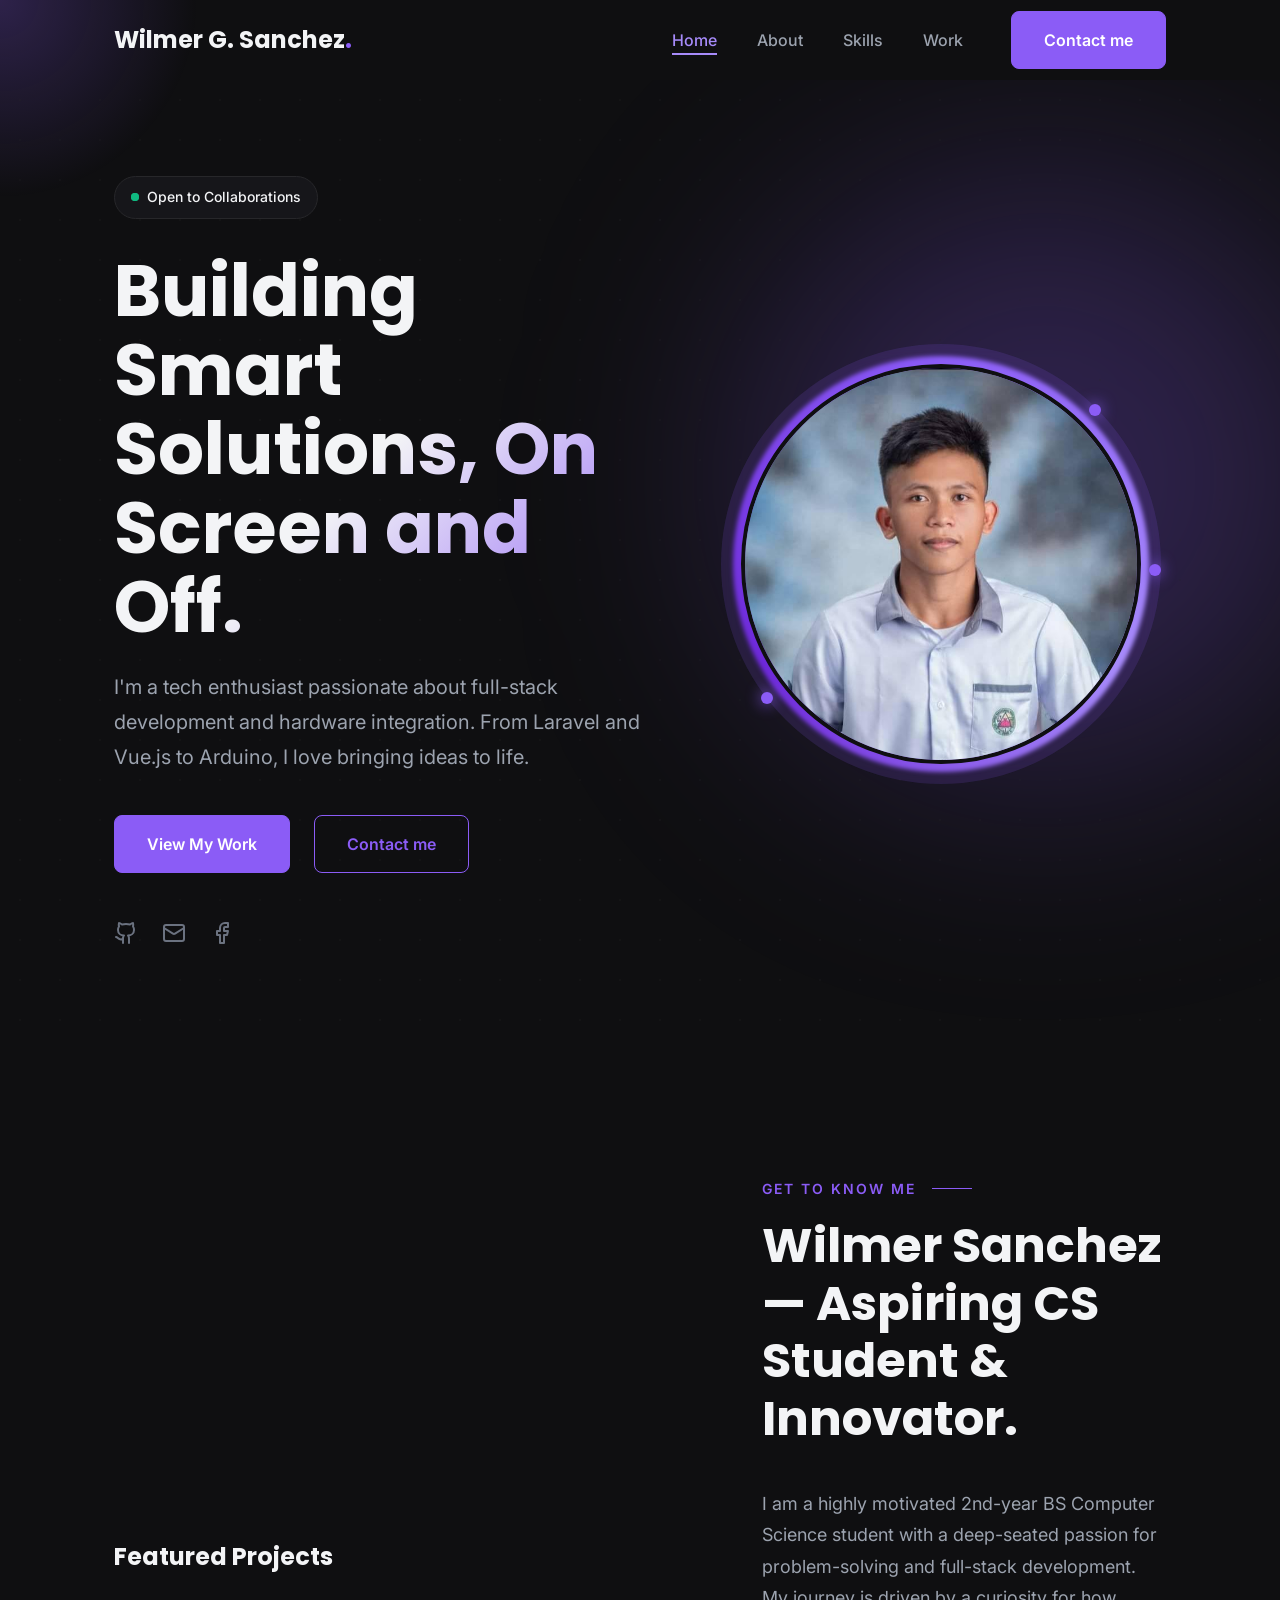
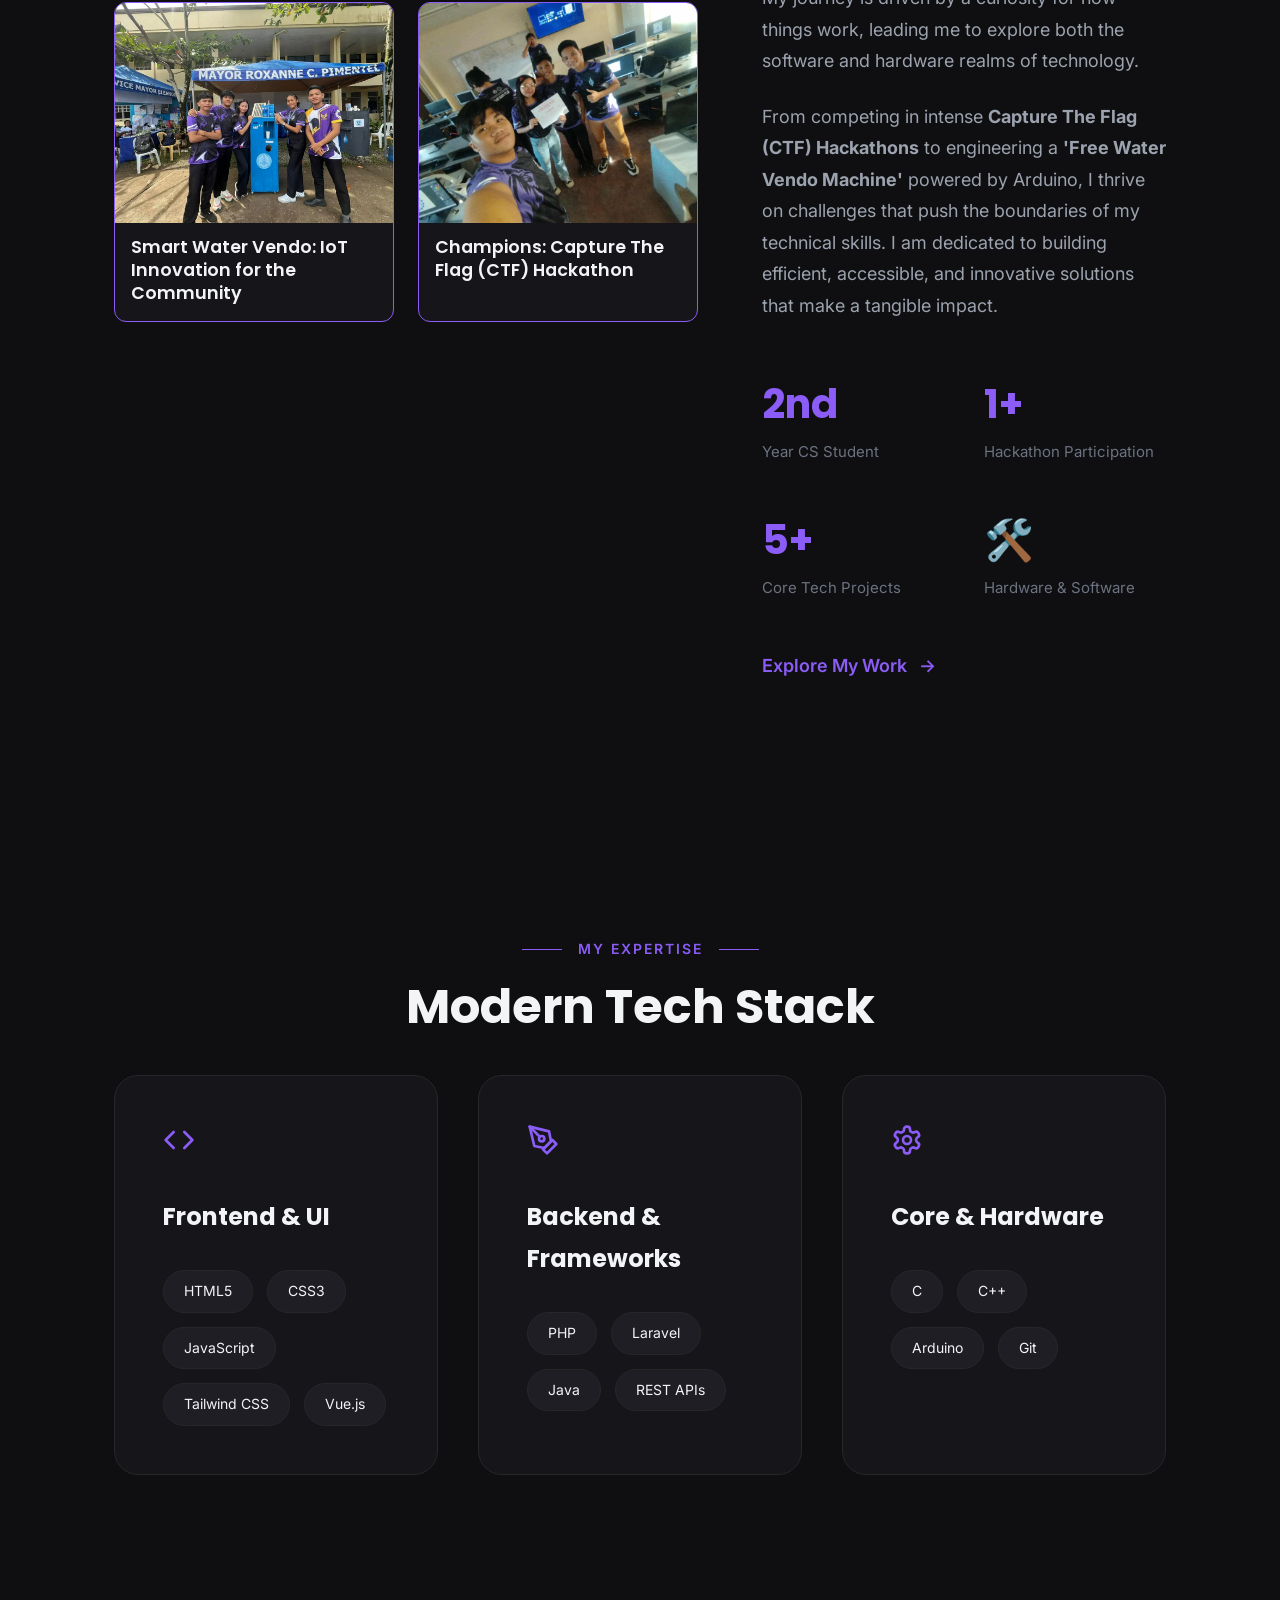
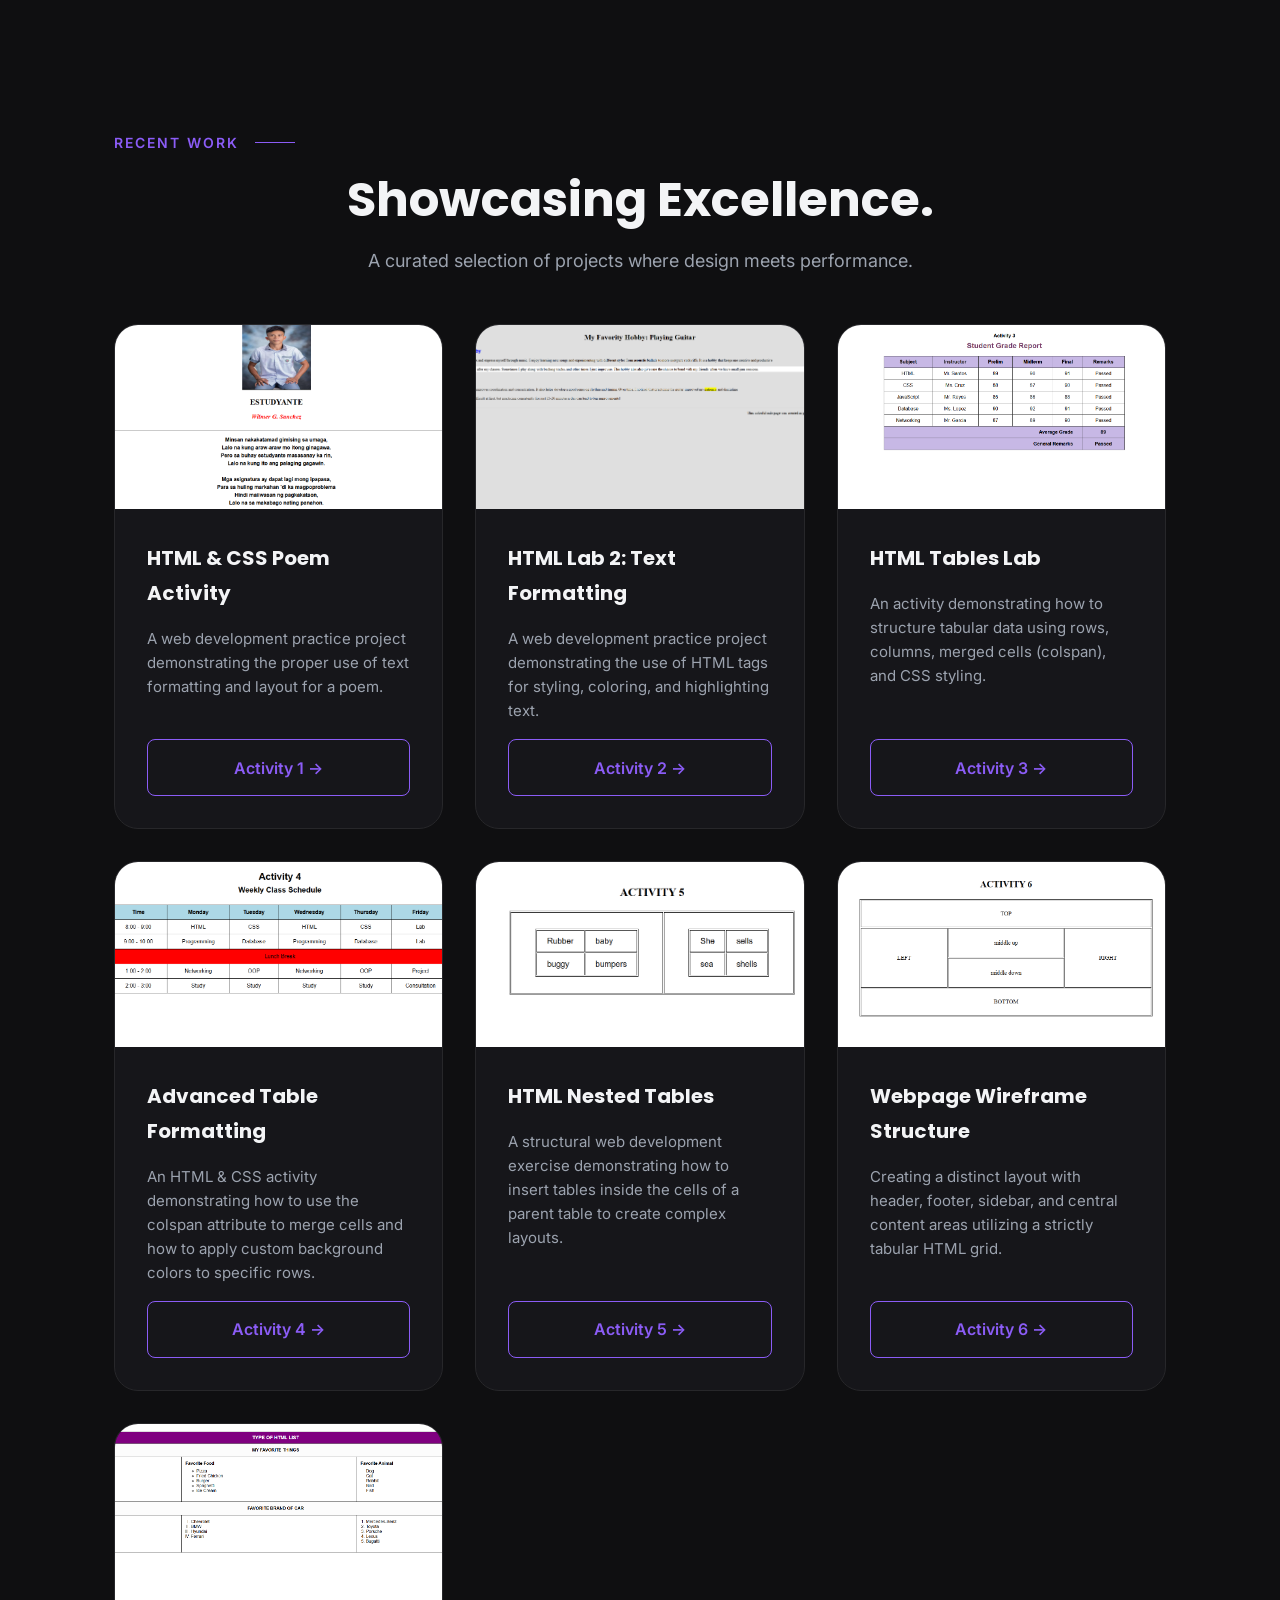
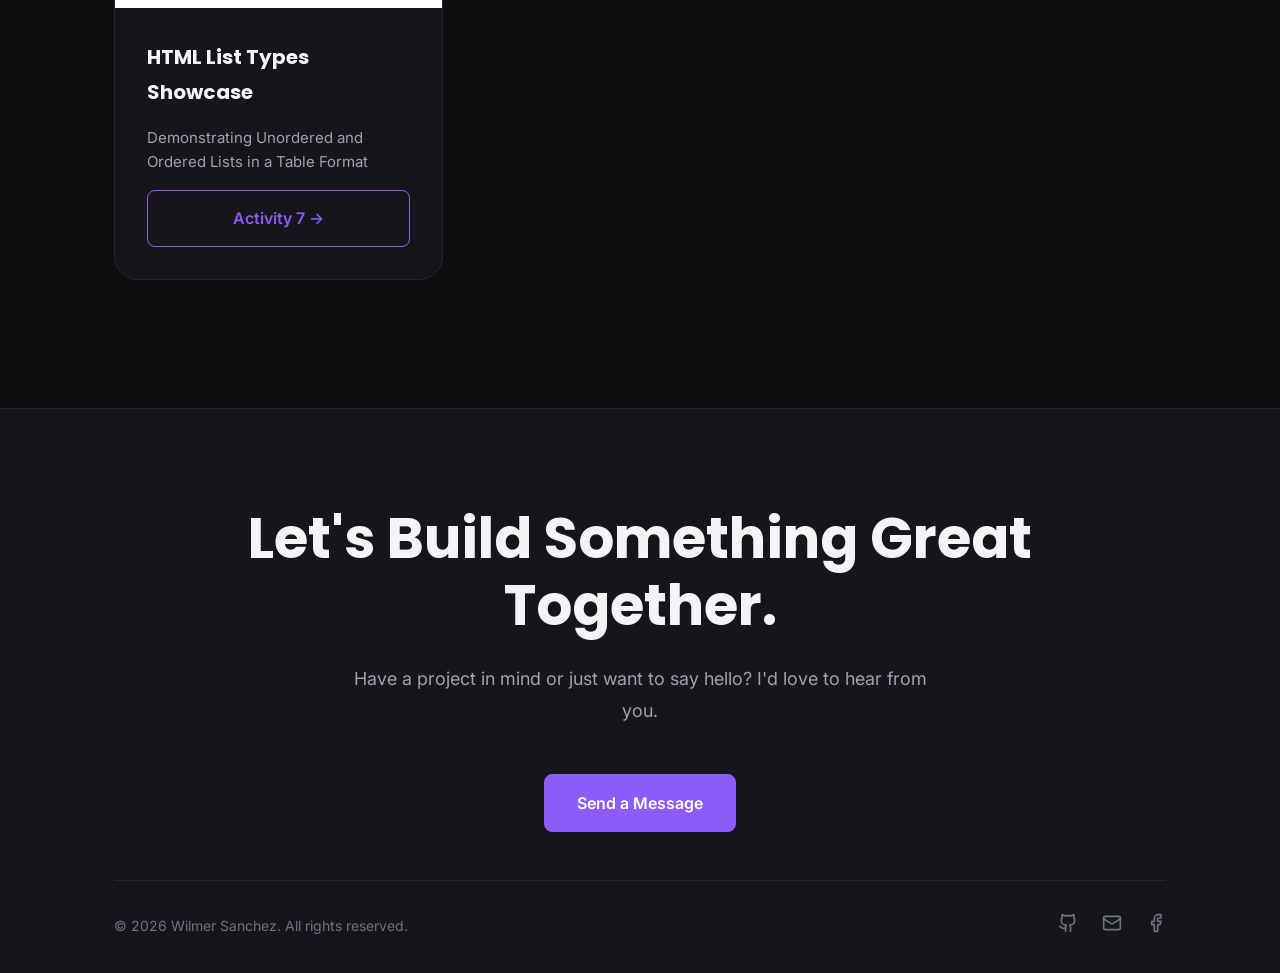
<file: index.html>
<!DOCTYPE html>
<html lang="en">
<head>
    <meta charset="UTF-8">
    <meta name="viewport" content="width=device-width, initial-scale=1.0">
    <meta name="description" content="Personal Portfolio of Wilmer Sanchez - Frontend Developer & UI Designer. Crafting digital experiences that inspire.">
    <meta name="author" content="Wilmer Sanchez">
    <meta property="og:title" content="W. Sanchez | Portfolio">
    <title>W. Sanchez | Portfolio</title>

    <!-- Google Fonts -->
    <link rel="preconnect" href="https://fonts.googleapis.com">
    <link rel="preconnect" href="https://fonts.gstatic.com" crossorigin>
    <link href="https://fonts.googleapis.com/css2?family=Inter:wght@400;500;600&family=Poppins:wght@600;700&display=swap" rel="stylesheet">

    <!-- CSS -->
    <link rel="stylesheet" href="style.css">
</head>
<body>
    <!-- === CURSOR GLOW === -->
    <div class="cursor-glow" id="cursor-glow"></div>

    <!-- === HEADER / NAVIGATION === -->
    <header class="header" id="header">
        <nav class="nav container">
            <a href="#home" class="nav__logo">Wilmer G. Sanchez<span>.</span></a>
            
            <!-- Desktop Menu -->
            <div class="nav__menu" id="nav-menu">
                <ul class="nav__list">
                    <li class="nav__item"><a href="#home" class="nav__link">Home</a></li>
                    <li class="nav__item"><a href="#about" class="nav__link">About</a></li>
                    <li class="nav__item"><a href="#skills" class="nav__link">Skills</a></li>
                    <li class="nav__item"><a href="#work" class="nav__link">Work</a></li>
                </ul>
                <a href="mailto:wgsanchez@nemsu.edu.ph" class="btn--primary nav__cta">Contact me</a>
            </div>

            <!-- Hamburger Button -->
            <button class="hamburger" id="nav-toggle" aria-label="Toggle Menu">
                <span class="hamburger__bar"></span>
                <span class="hamburger__bar"></span>
                <span class="hamburger__bar"></span>
            </button>
        </nav>
    </header>

    <!-- Mobile Menu Overlay -->
    <div class="mobile-menu" id="mobile-menu">
        <ul class="mobile-menu__list">
            <li><a href="#home" class="mobile-menu__link">Home</a></li>
            <li><a href="#about" class="mobile-menu__link">About</a></li>
            <li><a href="#skills" class="mobile-menu__link">Skills</a></li>
            <li><a href="#work" class="mobile-menu__link">Work</a></li>
            <li><a href="mailto:wgsanchez@nemsu.edu.ph" class="btn--primary mobile-menu__cta">Contact me</a></li>
        </ul>
    </div>

    <main>
        <!-- === HOME / HERO SECTION === -->
        <section class="hero section" id="home">
            <div class="hero__bg">
                <div class="hero__orb"></div>
                <div class="hero__dots"></div>
            </div>
            
            <div class="container">
                <!-- Two-Column Layout for Desktop -->
                <div class="hero__grid">
                    <!-- Left Column: Content -->
                    <div class="hero__content">
                        <div class="hero__badge" data-reveal data-delay="0">
                            <span class="hero__badge-dot"></span>
                            Open to Collaborations
                        </div>
                        
                        <h1 class="hero__title" data-reveal data-delay="150">
                            Building Smart Solutions, On Screen and Off. <br>
                        </h1>
                        
                        <p class="hero__subtitle" data-reveal data-delay="300">
                            I'm a tech enthusiast passionate about full-stack development and hardware integration.
                             From Laravel and Vue.js to Arduino, I love bringing ideas to life.
                        </p>
                        
                        <div class="hero__btns" data-reveal data-delay="450">
                            <a href="#work" class="btn--primary">View My Work</a>
                            <a href="mailto:wgsanchez@nemsu.edu.ph" class="btn--outline">Contact me</a>
                        </div>
                        
                        <div class="hero__socials" data-reveal data-delay="600">
                            <!-- GitHub Icon -->
                            <!-- REPLACE: Change 'YOUR_GITHUB_USERNAME' with your actual GitHub username -->
                            <a href="https://github.com/zaza290" target="_blank" rel="noopener noreferrer" class="hero__social-link" aria-label="GitHub">
                                <svg xmlns="http://www.w3.org/2000/svg" width="24" height="24" viewBox="0 0 24 24" fill="none" stroke="currentColor" stroke-width="2" stroke-linecap="round" stroke-linejoin="round"><path d="M15 22v-4a4.8 4.8 0 0 0-1-3.5c3 0 6-2 6-5.5.08-1.25-.27-2.48-1-3.5.28-1.15.28-2.35 0-3.5 0 0-1 0-3 1.5-2.64-.5-5.36-.5-8 0C6 2 5 2 5 2c-.3 1.15-.3 2.35 0 3.5A5.403 5.403 0 0 0 4 9c0 3.5 3 5.5 6 5.5-.39.49-.68 1.05-.85 1.65-.17.6-.22 1.23-.15 1.85v4"></path><path d="M9 18c-4.51 2-5-2-7-2"></path></svg>
                            </a>
                            <!-- Gmail Icon -->
                            <a href="mailto:wgsanchez@nemsu.edu.ph" class="hero__social-link" aria-label="Email">
                                <svg xmlns="http://www.w3.org/2000/svg" width="24" height="24" viewBox="0 0 24 24" fill="none" stroke="currentColor" stroke-width="2" stroke-linecap="round" stroke-linejoin="round"><rect width="20" height="16" x="2" y="4" rx="2"></rect><path d="m22 7-8.97 5.7a1.94 1.94 0 0 1-2.06 0L2 7"></path></svg>
                            </a>
                            <!-- Facebook Messenger Icon -->
                            <!-- REPLACE: Change 'wilmer.sanchez.05' with your actual FB username or ID -->
                            <a href="https://m.me/zanchiz.200326" target="_blank" rel="noopener noreferrer" class="hero__social-link" aria-label="Facebook">
                                <svg xmlns="http://www.w3.org/2000/svg" width="24" height="24" viewBox="0 0 24 24" fill="none" stroke="currentColor" stroke-width="2" stroke-linecap="round" stroke-linejoin="round"><path d="M18 2h-3a5 5 0 0 0-5 5v3H7v4h3v8h4v-8h3l1-4h-4V7a1 1 0 0 1 1-1h3z"></path></svg>
                            </a>
                        </div>
                    </div>

                    <!-- Right Column: Profile Picture -->
                    <div class="hero__image-wrapper" data-reveal data-delay="300">
                        <div class="hero__image-container">
                            <!-- Animated Glow Background -->
                            <div class="hero__image-glow"></div>
                            
                            <!-- Decorative Orbiting Dots -->
                            <div class="hero__image-dot hero__image-dot--1"></div>
                            <div class="hero__image-dot hero__image-dot--2"></div>
                            <div class="hero__image-dot hero__image-dot--3"></div>

                            <div class="hero__image-inner">
                                <!-- ============================================================ -->
                                <!-- REPLACE THIS IMAGE: Add your own profile picture here.       -->
                                <!-- Recommended: Square aspect ratio, 400x400px.                 -->
                                <!-- ============================================================ -->
                                <img src="image/profile.jpg" alt="Wilmer Sanchez" class="hero__img">
                            </div>
                        </div>
                    </div>
                </div>
            </div>
        </section>

        <!-- === ABOUT SECTION === -->
        <section class="about section" id="about">
            <div class="container about__container">
                <div class="about__img-wrapper" data-reveal data-reveal-direction="left">
                    <div class="featured-projects">
                        <h2 class="featured-projects__title">Featured Projects</h2>
                        <div class="featured-projects__grid">
                            <!-- Card 1: Water Vendo -->
                            <article class="project-card-mini">
                                <div class="card-image-wrapper">
                                    <img src="image/ven.jfif" alt="Arduino Water Vendo Machine" class="project-card-mini__img">
                                    <p class="project-card-mini__desc">Developed an efficient and sustainable 'Free Water Vendo Machine' using Arduino technology for automated control. Led the hardware-software integration, showcasing practical engineering for real-world impact. Recognized and endorsed by Mayor Roxanne Pimentel's office.</p>
                                </div>
                                <div class="project-card-mini__content">
                                    <h3 class="project-card-mini__title">Smart Water Vendo: IoT Innovation for the Community</h3>
                                </div>
                            </article>

                            <!-- Card 2: CTF Hackathon -->
                            <article class="project-card-mini">
                                <div class="card-image-wrapper">
                                    <img src="image/hac.jfif" alt="CTF Hackathon Champions" class="project-card-mini__img">
                                    <p class="project-card-mini__desc">Proud to be part of the winning team in an intense Capture The Flag competition. We navigated complex cybersecurity challenges across web, network, and reverse engineering categories, demonstrating deep problem-solving skills and teamwork under pressure.</p>
                                </div>
                                <div class="project-card-mini__content">
                                    <h3 class="project-card-mini__title">Champions: Capture The Flag (CTF) Hackathon</h3>
                                </div>
                            </article>
                        </div>
                    </div>
                </div>
                
                <div class="about__content" data-reveal data-reveal-direction="right">
                    <div class="section-label">Get To Know Me</div>
                    <h2 class="section-title">Wilmer Sanchez — Aspiring CS Student & Innovator.</h2>
                    <div class="about__text">
                        <p>
                            I am a highly motivated 2nd-year BS Computer Science student with a deep-seated passion for problem-solving and full-stack development. My journey is driven by a curiosity for how things work, leading me to explore both the software and hardware realms of technology.
                        </p>
                        <p>
                            From competing in intense <strong>Capture The Flag (CTF) Hackathons</strong> to engineering a <strong>'Free Water Vendo Machine'</strong> powered by Arduino, I thrive on challenges that push the boundaries of my technical skills. I am dedicated to building efficient, accessible, and innovative solutions that make a tangible impact.
                        </p>
                    </div>
                    
                    <div class="about__stats">
                        <div class="about__stat">
                            <span class="about__stat-num">2nd</span>
                            <span class="about__stat-label">Year CS Student</span>
                        </div>
                        <div class="about__stat">
                            <span class="about__stat-num">1+</span>
                            <span class="about__stat-label">Hackathon Participation</span>
                        </div>
                        <div class="about__stat">
                            <span class="about__stat-num">5+</span>
                            <span class="about__stat-label">Core Tech Projects</span>
                        </div>
                        <div class="about__stat">
                            <span class="about__stat-num">🛠️</span>
                            <span class="about__stat-label">Hardware & Software</span>
                        </div>
                    </div>
                    
                    <a href="#work" class="about__link">Explore My Work <span>&rarr;</span></a>
                </div>
            </div>
        </section>

        <!-- === SKILLS SECTION === -->
        <section class="skills section" id="skills">
            <div class="container">
                <div class="section-label center">My Expertise</div>
                <h2 class="section-title center" data-reveal>Modern Tech Stack</h2>
                
                <div class="skills__grid">
                    <!-- Category 1: Frontend -->
                    <div class="skills__card" data-reveal data-delay="0">
                        <div class="skills__icon">
                            <svg xmlns="http://www.w3.org/2000/svg" width="32" height="32" viewBox="0 0 24 24" fill="none" stroke="currentColor" stroke-width="2" stroke-linecap="round" stroke-linejoin="round"><polyline points="16 18 22 12 16 6"></polyline><polyline points="8 6 2 12 8 18"></polyline></svg>
                        </div>
                        <h3 class="skills__card-title">Frontend & UI</h3>
                        <div class="skills__tags">
                            <span class="skill-tag">HTML5</span>
                            <span class="skill-tag">CSS3</span>
                            <span class="skill-tag">JavaScript</span>
                            <span class="skill-tag">Tailwind CSS</span>
                            <span class="skill-tag">Vue.js</span>
                        </div>
                    </div>

                    <!-- Category 2: Backend & Frameworks -->
                    <div class="skills__card" data-reveal data-delay="150">
                        <div class="skills__icon">
                            <svg xmlns="http://www.w3.org/2000/svg" width="32" height="32" viewBox="0 0 24 24" fill="none" stroke="currentColor" stroke-width="2" stroke-linecap="round" stroke-linejoin="round"><path d="M12 19l7-7 3 3-7 7-3-3z"></path><path d="M18 13l-1.5-7.5L2 2l3.5 14.5L13 18l5-5z"></path><path d="M2 2l7.586 7.586"></path><circle cx="11" cy="11" r="2"></circle></svg>
                        </div>
                        <h3 class="skills__card-title">Backend & Frameworks</h3>
                        <div class="skills__tags">
                            <span class="skill-tag">PHP</span>
                            <span class="skill-tag">Laravel</span>
                            <span class="skill-tag">Java</span>
                            <span class="skill-tag">REST APIs</span>
                        </div>
                    </div>

                    <!-- Category 3: Programming & Hardware -->
                    <div class="skills__card" data-reveal data-delay="300">
                        <div class="skills__icon">
                            <svg xmlns="http://www.w3.org/2000/svg" width="32" height="32" viewBox="0 0 24 24" fill="none" stroke="currentColor" stroke-width="2" stroke-linecap="round" stroke-linejoin="round"><path d="M12.22 2h-.44a2 2 0 0 0-2 2v.18a2 2 0 0 1-1 1.73l-.43.25a2 2 0 0 1-2 0l-.15-.08a2 2 0 0 0-2.73.73l-.22.38a2 2 0 0 0 .73 2.73l.15.1a2 2 0 0 1 1 1.72v.51a2 2 0 0 1-1 1.74l-.15.09a2 2 0 0 0-.73 2.73l.22.38a2 2 0 0 0 2.73.73l.15-.08a2 2 0 0 1 2 0l.43.25a2 2 0 0 1 1 1.73V20a2 2 0 0 0 2 2h.44a2 2 0 0 0 2-2v-.18a2 2 0 0 1 1-1.73l.43-.25a2 2 0 0 1 2 0l.15.08a2 2 0 0 0 2.73-.73l.22-.39a2 2 0 0 0-.73-2.73l-.15-.08a2 2 0 0 1-1-1.74v-.5a2 2 0 0 1 1-1.74l.15-.09a2 2 0 0 0 .73-2.73l-.22-.38a2 2 0 0 0-2.73-.73l-.15.08a2 2 0 0 1-2 0l-.43-.25a2 2 0 0 1-1-1.73V4a2 2 0 0 0-2-2z"></path><circle cx="12" cy="12" r="3"></circle></svg>
                        </div>
                        <h3 class="skills__card-title">Core & Hardware</h3>
                        <div class="skills__tags">
                            <span class="skill-tag">C</span>
                            <span class="skill-tag">C++</span>
                            <span class="skill-tag">Arduino</span>
                            <span class="skill-tag">Git</span>
                        </div>
                    </div>
                </div>
            </div>
        </section>

        <!-- === WORK / PORTFOLIO SECTION === -->
        <section class="work section" id="work">
            <div class="container">
                <div class="work__header center">
                    <span class="eyebrow" data-reveal>Recent Work</span>
                    <h2 class="section-title center" data-reveal data-delay="100">Showcasing Excellence.</h2>
                    <p class="section-subtitle center" data-reveal data-delay="200">A curated selection of projects where design meets performance.</p>
                </div>
                
                <div class="work__grid">
                    <!-- Project 1 -->
                    <article class="work-card" data-reveal data-delay="0">
                        <figure class="work-card__figure">
                            <img src="image/screen1.png" alt="E-Commerce Platform" class="work-card__img" loading="lazy">
                        </figure>
                        <div class="work-card__body">
                            <h3 class="work-card__title">HTML & CSS Poem Activity</h3>
                            <p class="work-card__desc">A web development practice project demonstrating the proper use of text formatting and layout for a poem.</p>
                            <a href="activity1.html" class="btn--outline work-card__btn">Activity 1 &rarr;</a>
                        </div>
                    </article>

                    <!-- Project 2 -->
                    <article class="work-card" data-reveal data-delay="100">
                        <figure class="work-card__figure">
                            <img src="image/screen2.png" alt="SaaS Dashboard" class="work-card__img" loading="lazy">
                        </figure>
                        <div class="work-card__body">
                            <h3 class="work-card__title">HTML Lab 2: Text Formatting</h3>
                            <p class="work-card__desc">A web development practice project demonstrating the use of HTML tags for styling, coloring, and highlighting text.</p>
                            <a href="activity2.html" class="btn--outline work-card__btn">Activity 2 &rarr;</a>
                        </div>
                    </article>

                    <!-- Project 3 -->
                    <article class="work-card" data-reveal data-delay="200">
                        <figure class="work-card__figure">
                            <img src="image/screen3.png" alt="Creative Portfolio" class="work-card__img" loading="lazy">
                        </figure>
                        <div class="work-card__body">
                            <h3 class="work-card__title">HTML Tables Lab</h3>
                            <p class="work-card__desc">An activity demonstrating how to structure tabular data using rows, columns, merged cells (colspan), and CSS styling.</p>
                            <a href="activity3.html" class="btn--outline work-card__btn">Activity 3 &rarr;</a>
                        </div>
                    </article>

                    <!-- Project 4 -->
                    <article class="work-card" data-reveal data-delay="300">
                        <figure class="work-card__figure">
                            <img src="image/screen4.png" alt="Health App" class="work-card__img" loading="lazy">
                        </figure>
                        <div class="work-card__body">
                            <h3 class="work-card__title">Advanced Table Formatting</h3>
                            <p class="work-card__desc">An HTML & CSS activity demonstrating how to use the colspan attribute to merge cells and how to apply custom background colors to specific rows.</p>
                            <a href="activity4.html" class="btn--outline work-card__btn">Activity 4 &rarr;</a>
                        </div>
                    </article>

                    <!-- Project 5 -->
                    <article class="work-card" data-reveal data-delay="400">
                        <figure class="work-card__figure">
                            <img src="image/screen5.png" alt="FinTech Landing" class="work-card__img" loading="lazy">
                        </figure>
                        <div class="work-card__body">
                            <h3 class="work-card__title">HTML Nested Tables</h3>
                            <p class="work-card__desc">A structural web development exercise demonstrating how to insert tables inside the cells of a parent table to create complex layouts.</p>
                            <a href="activity5.html" class="btn--outline work-card__btn">Activity 5 &rarr;</a>
                        </div>
                    </article>

                    <!-- Project 6 -->
                    <article class="work-card" data-reveal data-delay="500">
                        <figure class="work-card__figure">
                            <img src="image/screen6.png" alt="Social Media Tool" class="work-card__img" loading="lazy">
                        </figure>
                        <div class="work-card__body">
                            <h3 class="work-card__title">Webpage Wireframe Structure</h3>
                            <p class="work-card__desc">Creating a distinct layout with header, footer, sidebar, and central content areas utilizing a strictly tabular HTML grid.</p>
                            <a href="activity6.html" class="btn--outline work-card__btn">Activity 6 &rarr;</a>
                        </div>
                    </article>
                    <article class="work-card" data-reveal data-delay="500">
                        <figure class="work-card__figure">
                            <img src="image/screen7.png" alt="Social Media Tool" class="work-card__img" loading="lazy">
                        </figure>
                        <div class="work-card__body">
                            <h3 class="work-card__title">HTML List Types Showcase</h3>
                            <p class="work-card__desc">Demonstrating Unordered and Ordered Lists in a Table Format</p>
                            <a href="activity7.html" class="btn--outline work-card__btn">Activity 7 &rarr;</a>
                        </div>
                    </article>
                </div>
            </div>
        </section>
    </main>

    <!-- === FOOTER === -->
    <footer class="footer">
        <div class="container footer__container">
            <div class="footer__top">
                <h2 class="footer__title">Let's Build Something Great Together.</h2>
                <p class="footer__subtitle">Have a project in mind or just want to say hello? I'd love to hear from you.</p>
                <a href="https://m.me/zanchiz.200326" target="_blank" rel="noopener noreferrer" class="btn--primary footer__cta">Send a Message</a>
            </div>
            
            <hr class="footer__divider">
            
            <div class="footer__bottom">
                <p class="footer__copy">&copy; <span id="year"></span> Wilmer Sanchez. All rights reserved.</p>
                <div class="footer__socials">
                    <a href="https://github.com/zaza290" target="_blank" rel="noopener noreferrer" class="footer__social-link" aria-label="GitHub">
                        <svg xmlns="http://www.w3.org/2000/svg" width="20" height="20" viewBox="0 0 24 24" fill="none" stroke="currentColor" stroke-width="2" stroke-linecap="round" stroke-linejoin="round"><path d="M15 22v-4a4.8 4.8 0 0 0-1-3.5c3 0 6-2 6-5.5.08-1.25-.27-2.48-1-3.5.28-1.15.28-2.35 0-3.5 0 0-1 0-3 1.5-2.64-.5-5.36-.5-8 0C6 2 5 2 5 2c-.3 1.15-.3 2.35 0 3.5A5.403 5.403 0 0 0 4 9c0 3.5 3 5.5 6 5.5-.39.49-.68 1.05-.85 1.65-.17.6-.22 1.23-.15 1.85v4"></path><path d="M9 18c-4.51 2-5-2-7-2"></path></svg>
                    </a>
                    <a href="mailto:wgsanchez@nemsu.edu.ph" class="footer__social-link" aria-label="Email">
                        <svg xmlns="http://www.w3.org/2000/svg" width="20" height="20" viewBox="0 0 24 24" fill="none" stroke="currentColor" stroke-width="2" stroke-linecap="round" stroke-linejoin="round"><rect width="20" height="16" x="2" y="4" rx="2"></rect><path d="m22 7-8.97 5.7a1.94 1.94 0 0 1-2.06 0L2 7"></path></svg>
                    </a>
                     <a href="https://m.me/zanchiz.200326" target="_blank" rel="noopener noreferrer" class="footer__social-link" aria-label="Facebook">
                        <svg xmlns="http://www.w3.org/2000/svg" width="20" height="20" viewBox="0 0 24 24" fill="none" stroke="currentColor" stroke-width="2" stroke-linecap="round" stroke-linejoin="round"><path d="M18 2h-3a5 5 0 0 0-5 5v3H7v4h3v8h4v-8h3l1-4h-4V7a1 1 0 0 1 1-1h3z"></path></svg>
                    </a>
                </div>
            </div>
        </div>
    </footer>

    <!-- JS -->
    <script src="script.js" defer></script>
</body>
</html>
</file>
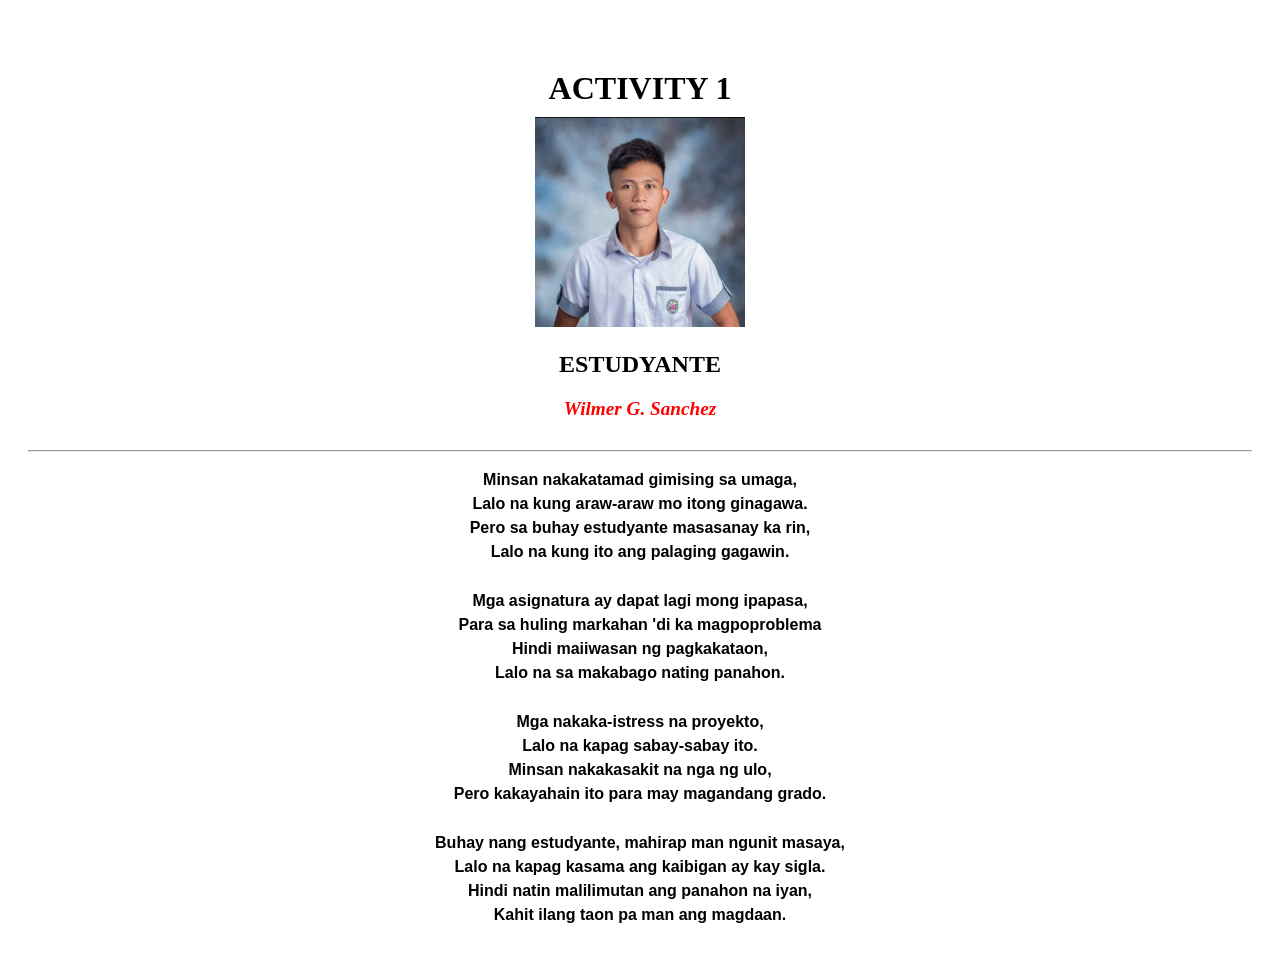
<file: activity1.html>
<!DOCTYPE html>
<html lang="en">
<head>
    <meta charset="UTF-8">
    <meta name="viewport" content="width=device-width, initial-scale=1.0">
    <title>Activity 1 - Estudyante</title>
    <!-- This links to your CSS file -->
    <link rel="stylesheet" href="style1.css">
</head>
<body>

    <div class="activity-container">
        
        <h1>ACTIVITY 1</h1>

        <!-- In your screenshot, there is a broken image icon here. 
             You can replace 'your-image.jpg' with the name of a real image file if you have one. -->
        <img src="image/profile.jpg" alt="Missing Image" class="tiny-image" style="width: 210px; height: 210px;">

        <h2>ESTUDYANTE</h2>

        <p class="author-name">Wilmer G. Sanchez</p>
        <hr>

        <div class="poem-content">
            <p>
                Minsan nakakatamad gimising sa umaga,<br>
                Lalo na kung araw-araw mo itong ginagawa.<br>
                Pero sa buhay estudyante masasanay ka rin,<br>
                Lalo na kung ito ang palaging gagawin.
            </p>

            <p>
                Mga asignatura ay dapat lagi mong ipapasa,<br>
                Para sa huling markahan 'di ka magpoproblema<br>
                Hindi maiiwasan ng pagkakataon,<br>
                Lalo na sa makabago nating panahon.
            </p>

            <p>
                Mga nakaka-istress na proyekto,<br>
                Lalo na kapag sabay-sabay ito.<br>
                Minsan nakakasakit na nga ng ulo,<br>
                Pero kakayahain ito para may magandang grado.
            </p>

            <p>
                Buhay nang estudyante, mahirap man ngunit masaya,<br>
                Lalo na kapag kasama ang kaibigan ay kay sigla.<br>
                Hindi natin malilimutan ang panahon na iyan,<br>
                Kahit ilang taon pa man ang magdaan.
            </p>
        </div>

    </div>

</body>
</html>
</file>
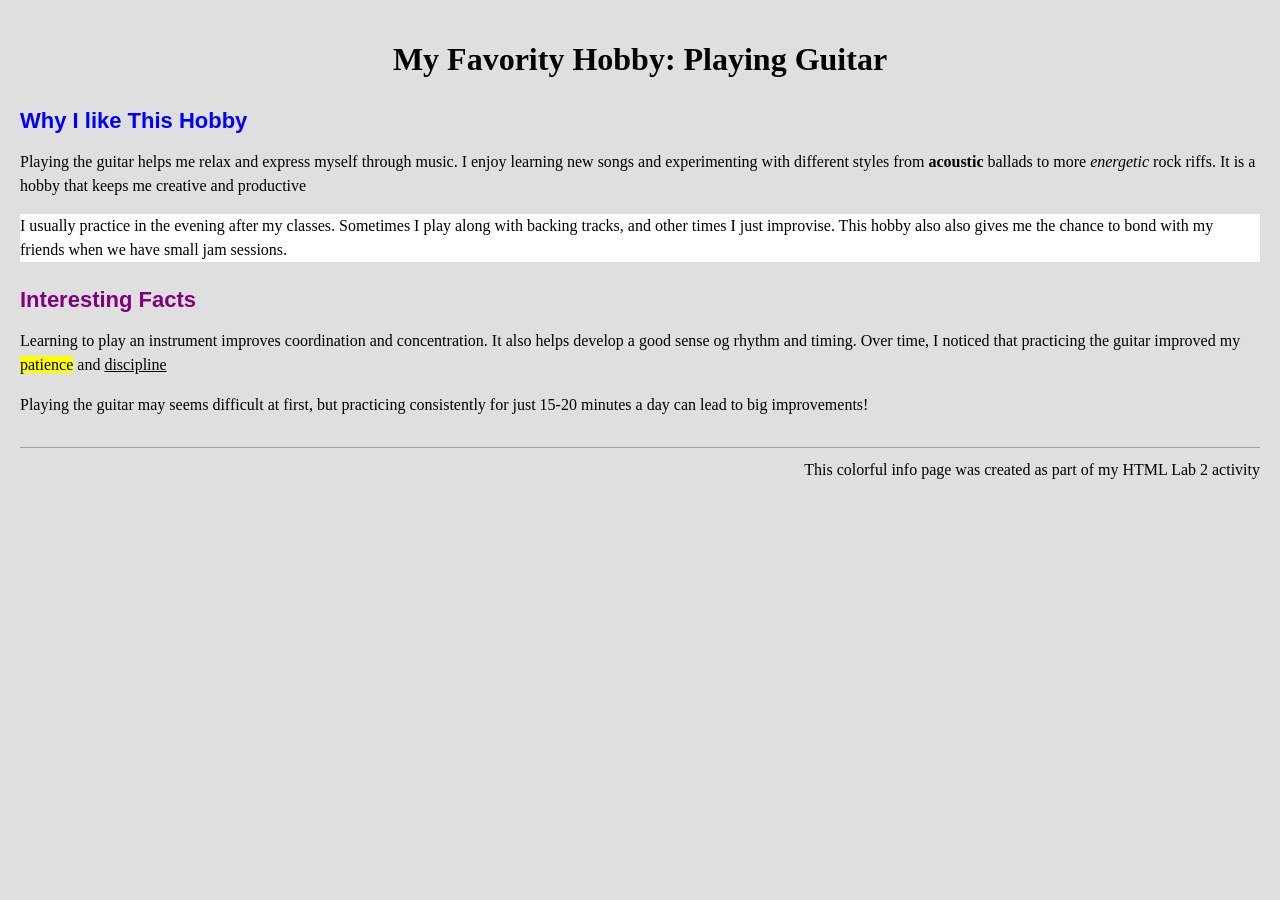
<file: activity2.html>
<!DOCTYPE html>
<html lang="en">
<head>
    <meta charset="UTF-8">
    <meta name="viewport" content="width=device-width, initial-scale=1.0">
    <title>HTML Lab 2 - Hobby</title>
    <style>
        /* Sets the light gray background and default serif font for the page */
        body {
            background-color: #dfdfdf; 
            font-family: "Times New Roman", Times, serif;
            padding: 20px;
            margin: 0;
            color: #000000;
        }

        /* Centers the main title */
        h1 {
            text-align: center;
            font-size: 32px;
            margin-bottom: 30px;
        }

        /* Styles the section headings to be sans-serif */
        h2 {
            font-family: Arial, Helvetica, sans-serif;
            font-size: 22px;
            margin-top: 25px;
            margin-bottom: 15px;
        }

        /* Custom colors for specific headings */
        .heading-blue {
            color: blue;
        }

        .heading-purple {
            color: purple;
        }

        /* General paragraph spacing */
        p {
            font-size: 16px;
            line-height: 1.5;
            margin-bottom: 15px;
        }

        /* Creates the white background block for that specific paragraph */
        .white-bg {
            background-color: white;
            display: block;
        }

        /* Custom highlight color */
        .highlight-yellow {
            background-color: yellow;
        }

        /* Aligns the footer text to the right */
        .footer-text {
            text-align: right;
            margin-top: 10px;
        }

        /* Styles the horizontal line */
        hr {
            border: 0;
            border-top: 1px solid #a0a0a0;
            margin-top: 30px;
        }
    </style>
</head>
<body>

    <h1>My Favority Hobby: Playing Guitar</h1>

    <h2 class="heading-blue">Why I like This Hobby</h2>
    
    <p>Playing the guitar helps me relax and express myself through music. I enjoy learning new songs and experimenting with different styles from <b>acoustic</b> ballads to more <i>energetic</i> rock riffs. It is a hobby that keeps me creative and productive</p>
    
    <p class="white-bg">I usually practice in the evening after my classes. Sometimes I play along with backing tracks, and other times I just improvise. This hobby also also gives me the chance to bond with my friends when we have small jam sessions.</p>

    <h2 class="heading-purple">Interesting Facts</h2>
    
    <p>Learning to play an instrument improves coordination and concentration. It also helps develop a good sense og rhythm and timing. Over time, I noticed that practicing the guitar improved my <span class="highlight-yellow">patience</span> and <u>discipline</u></p>

    <p>Playing the guitar may seems difficult at first, but practicing consistently for just 15-20 minutes a day can lead to big improvements!</p>

    <hr>

    <p class="footer-text">This colorful info page was created as part of my HTML Lab 2 activity</p>

</body>
</html>
</file>
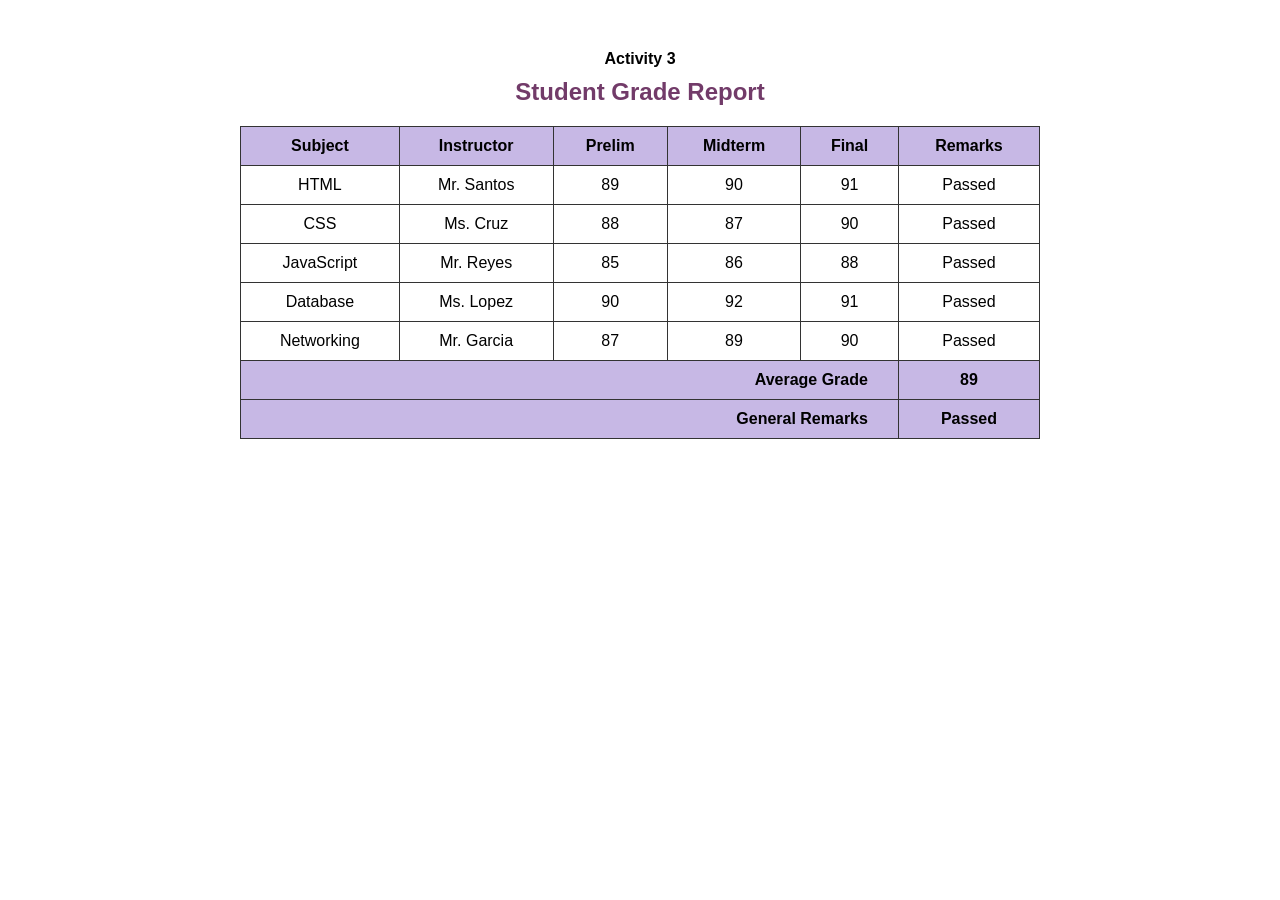
<file: activity3.html>
<!DOCTYPE html>
<html lang="en">
<head>
    <meta charset="UTF-8">
    <meta name="viewport" content="width=device-width, initial-scale=1.0">
    <title>Activity 3 - Student Grade Report</title>
    <style>
        /* Centers everything on the page and sets the font */
        body {
            font-family: Arial, Helvetica, sans-serif;
            background-color: #ffffff;
            display: flex;
            justify-content: center;
            padding-top: 50px;
            margin: 0;
            color: #000000;
        }

        .container {
            text-align: center;
        }

        /* Styles the small Activity 3 text */
        .activity-title {
            font-size: 16px;
            font-weight: bold;
            margin: 0;
        }

        /* Styles the main purple title */
        .main-title {
            color: #723b69; /* Matches the dark purple color in the image */
            font-size: 24px;
            font-weight: bold;
            margin-top: 10px;
            margin-bottom: 20px;
        }

        /* Table structural styling */
        table {
            border-collapse: collapse;
            width: 800px;
            margin: 0 auto;
        }

        /* Borders and padding for all table cells */
        th, td {
            border: 1px solid #333333;
            padding: 10px 15px;
            text-align: center;
        }

        /* Background color for the header and footer rows */
        th, tfoot td {
            background-color: #c7b8e5; /* Matches the light purple background */
            font-weight: bold;
        }

        /* Aligns the text to the right for the spanning footer cells */
        .align-right {
            text-align: right;
            padding-right: 30px;
        }
    </style>
</head>
<body>

    <div class="container">
        <p class="activity-title">Activity 3</p>
        <h1 class="main-title">Student Grade Report</h1>

        <table>
            <thead>
                <tr>
                    <th>Subject</th>
                    <th>Instructor</th>
                    <th>Prelim</th>
                    <th>Midterm</th>
                    <th>Final</th>
                    <th>Remarks</th>
                </tr>
            </thead>
            <tbody>
                <tr>
                    <td>HTML</td>
                    <td>Mr. Santos</td>
                    <td>89</td>
                    <td>90</td>
                    <td>91</td>
                    <td>Passed</td>
                </tr>
                <tr>
                    <td>CSS</td>
                    <td>Ms. Cruz</td>
                    <td>88</td>
                    <td>87</td>
                    <td>90</td>
                    <td>Passed</td>
                </tr>
                <tr>
                    <td>JavaScript</td>
                    <td>Mr. Reyes</td>
                    <td>85</td>
                    <td>86</td>
                    <td>88</td>
                    <td>Passed</td>
                </tr>
                <tr>
                    <td>Database</td>
                    <td>Ms. Lopez</td>
                    <td>90</td>
                    <td>92</td>
                    <td>91</td>
                    <td>Passed</td>
                </tr>
                <tr>
                    <td>Networking</td>
                    <td>Mr. Garcia</td>
                    <td>87</td>
                    <td>89</td>
                    <td>90</td>
                    <td>Passed</td>
                </tr>
            </tbody>
            <tfoot>
                <tr>
                    <td colspan="5" class="align-right">Average Grade</td>
                    <td>89</td>
                </tr>
                <tr>
                    <td colspan="5" class="align-right">General Remarks</td>
                    <td>Passed</td>
                </tr>
            </tfoot>
        </table>
    </div>

</body>
</html>
</file>
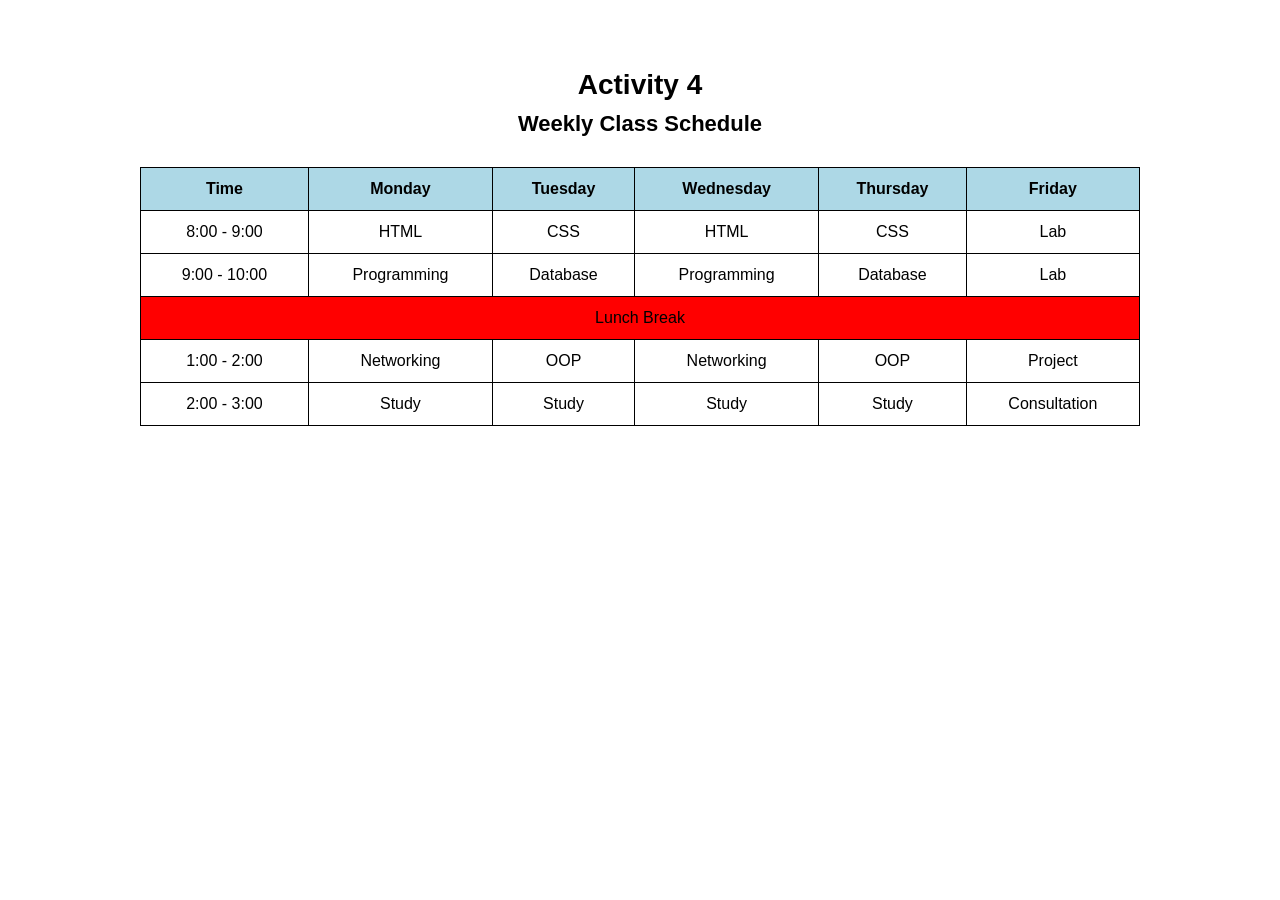
<file: activity4.html>
<!DOCTYPE html>
<html lang="en">
<head>
    <meta charset="UTF-8">
    <meta name="viewport" content="width=device-width, initial-scale=1.0">
    <title>Activity 4 - Weekly Class Schedule</title>
    <style>
        /* Sets the default font and centers the content on the page */
        body {
            font-family: Arial, Helvetica, sans-serif;
            background-color: #ffffff;
            color: #000000;
            margin: 0;
            padding: 50px 20px;
            text-align: center;
        }

        /* Styling for the main headings */
        h1 {
            font-size: 28px;
            margin-bottom: 10px;
        }

        h2 {
            font-size: 22px;
            margin-top: 0;
            margin-bottom: 30px;
        }

        /* Table structural styling */
        table {
            border-collapse: collapse;
            width: 1000px; /* Makes the table wide like in the image */
            margin: 0 auto; /* Centers the table horizontally */
        }

        /* Borders and padding for all table cells */
        th, td {
            border: 1px solid #000000;
            padding: 12px;
            text-align: center;
        }

        /* Background color for the table headers */
        th {
            background-color: #add8e6; /* Light blue */
            font-weight: bold;
        }

        /* Special class for the lunch break row */
        .lunch-break {
            background-color: #ff0000; /* Bright red */
            color: #000000;
        }
    </style>
</head>
<body>

    <h1>Activity 4</h1>
    <h2>Weekly Class Schedule</h2>

    <table>
        <thead>
            <tr>
                <th>Time</th>
                <th>Monday</th>
                <th>Tuesday</th>
                <th>Wednesday</th>
                <th>Thursday</th>
                <th>Friday</th>
            </tr>
        </thead>
        <tbody>
            <tr>
                <td>8:00 - 9:00</td>
                <td>HTML</td>
                <td>CSS</td>
                <td>HTML</td>
                <td>CSS</td>
                <td>Lab</td>
            </tr>
            <tr>
                <td>9:00 - 10:00</td>
                <td>Programming</td>
                <td>Database</td>
                <td>Programming</td>
                <td>Database</td>
                <td>Lab</td>
            </tr>
            <tr>
                <td colspan="6" class="lunch-break">Lunch Break</td>
            </tr>
            <tr>
                <td>1:00 - 2:00</td>
                <td>Networking</td>
                <td>OOP</td>
                <td>Networking</td>
                <td>OOP</td>
                <td>Project</td>
            </tr>
            <tr>
                <td>2:00 - 3:00</td>
                <td>Study</td>
                <td>Study</td>
                <td>Study</td>
                <td>Study</td>
                <td>Consultation</td>
            </tr>
        </tbody>
    </table>

</body>
</html>
</file>
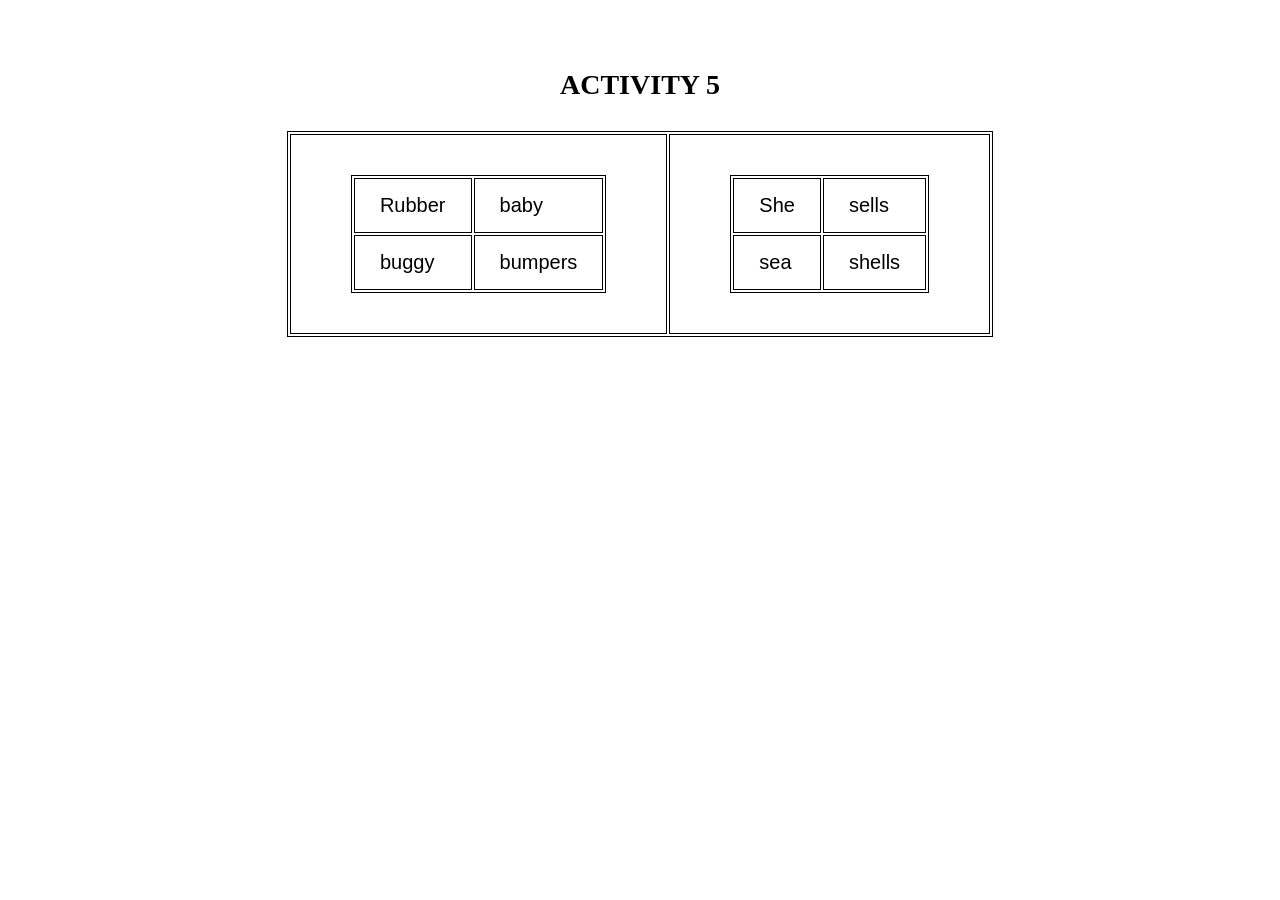
<file: activity5.html>
<!DOCTYPE html>
<html lang="en">
<head>
    <meta charset="UTF-8">
    <meta name="viewport" content="width=device-width, initial-scale=1.0">
    <title>Activity 5 - Nested Tables</title>
    <style>
        /* Centers everything and sets default background */
        body {
            text-align: center;
            background-color: #ffffff;
            color: #000000;
            margin: 0;
            padding-top: 50px;
        }

        /* Styles the main title with a Serif font */
        h1 {
            font-family: "Times New Roman", Times, serif;
            font-size: 28px;
            font-weight: bold;
            margin-bottom: 30px;
        }

        /* This creates the classic double-line border for ALL tables */
        table {
            margin: 0 auto;
            border-spacing: 2px; /* Creates the gap between the lines */
            border: 1px solid #000000; /* The outside line */
        }

        /* Adds the inside line to all table cells */
        td {
            border: 1px solid #000000;
        }

        /* Big padding for the outer table cells to create the empty space */
        .outer-td {
            padding: 40px 60px; 
            vertical-align: middle;
        }

        /* Smaller padding and a Sans-Serif font for the inner text */
        .inner-td {
            font-family: Arial, Helvetica, sans-serif;
            font-size: 20px;
            padding: 15px 25px;
            text-align: left;
        }
    </style>
</head>
<body>

    <h1>ACTIVITY 5</h1>

    <table>
        <tr>
            <td class="outer-td">
                
                <table>
                    <tr>
                        <td class="inner-td">Rubber</td>
                        <td class="inner-td">baby</td>
                    </tr>
                    <tr>
                        <td class="inner-td">buggy</td>
                        <td class="inner-td">bumpers</td>
                    </tr>
                </table>

            </td>
            
            <td class="outer-td">
                
                <table>
                    <tr>
                        <td class="inner-td">She</td>
                        <td class="inner-td">sells</td>
                    </tr>
                    <tr>
                        <td class="inner-td">sea</td>
                        <td class="inner-td">shells</td>
                    </tr>
                </table>

            </td>
        </tr>
    </table>

</body>
</html>
</file>
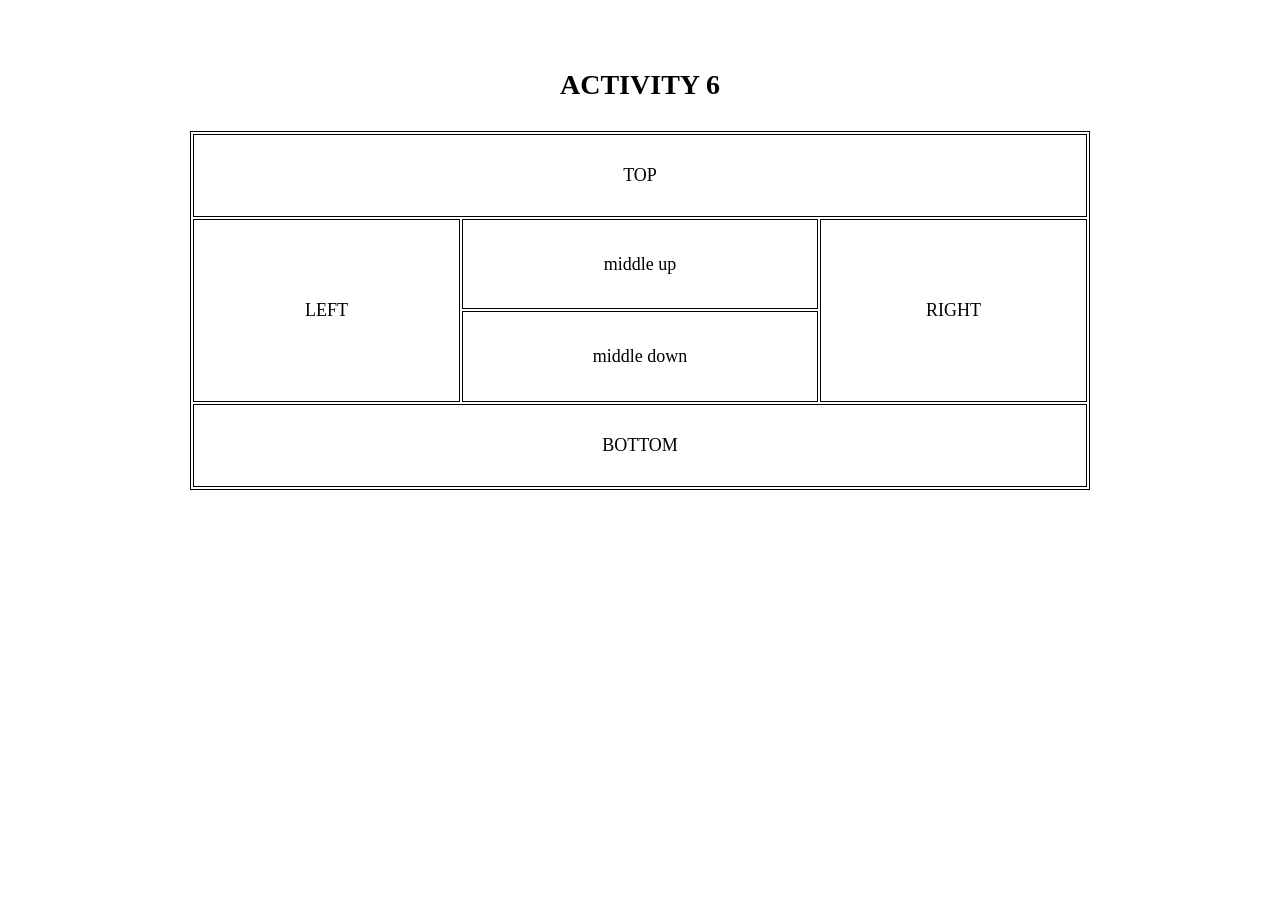
<file: activity6.html>
<!DOCTYPE html>
<html lang="en">
<head>
    <meta charset="UTF-8">
    <meta name="viewport" content="width=device-width, initial-scale=1.0">
    <title>Activity 6 - Table Layout</title>
    <style>
        /* Centers everything and sets the default background */
        body {
            text-align: center;
            background-color: #ffffff;
            color: #000000;
            margin: 0;
            padding-top: 50px;
        }

        /* Styles the main title with a Serif font */
        h1 {
            font-family: "Times New Roman", Times, serif;
            font-size: 28px;
            font-weight: bold;
            margin-bottom: 30px;
        }

        /* Outer table styling (creates the outside border of the double-line) */
        table {
            margin: 0 auto;
            width: 900px; /* Makes the table wide like in the image */
            border-collapse: separate; 
            border-spacing: 2px; /* Creates the gap for the double-line effect */
            border: 1px solid #000000;
        }

        /* Inner cell styling */
        td {
            font-family: "Times New Roman", Times, serif;
            font-size: 18px;
            border: 1px solid #000000;
            text-align: center;
        }

        /* Specific padding for the top and bottom full-width rows */
        .header-footer {
            padding: 30px;
        }

        /* Specific padding and width for the side columns */
        .sidebar {
            width: 30%;
            padding: 80px 20px; /* Large top/bottom padding to make it tall */
        }

        /* Specific padding for the middle rows */
        .middle-content {
            width: 40%;
            padding: 30px 20px;
        }
    </style>
</head>
<body>

    <h1>ACTIVITY 6</h1>

    <table>
        <tr>
            <td colspan="3" class="header-footer">TOP</td>
        </tr>

        <tr>
            <td rowspan="2" class="sidebar">LEFT</td> 
            
            <td class="middle-content">middle up</td>
            
            <td rowspan="2" class="sidebar">RIGHT</td> 
        </tr>

        <tr>
            <td class="middle-content">middle down</td>
        </tr>

        <tr>
            <td colspan="3" class="header-footer">BOTTOM</td>
        </tr>
    </table>

</body>
</html>
</file>
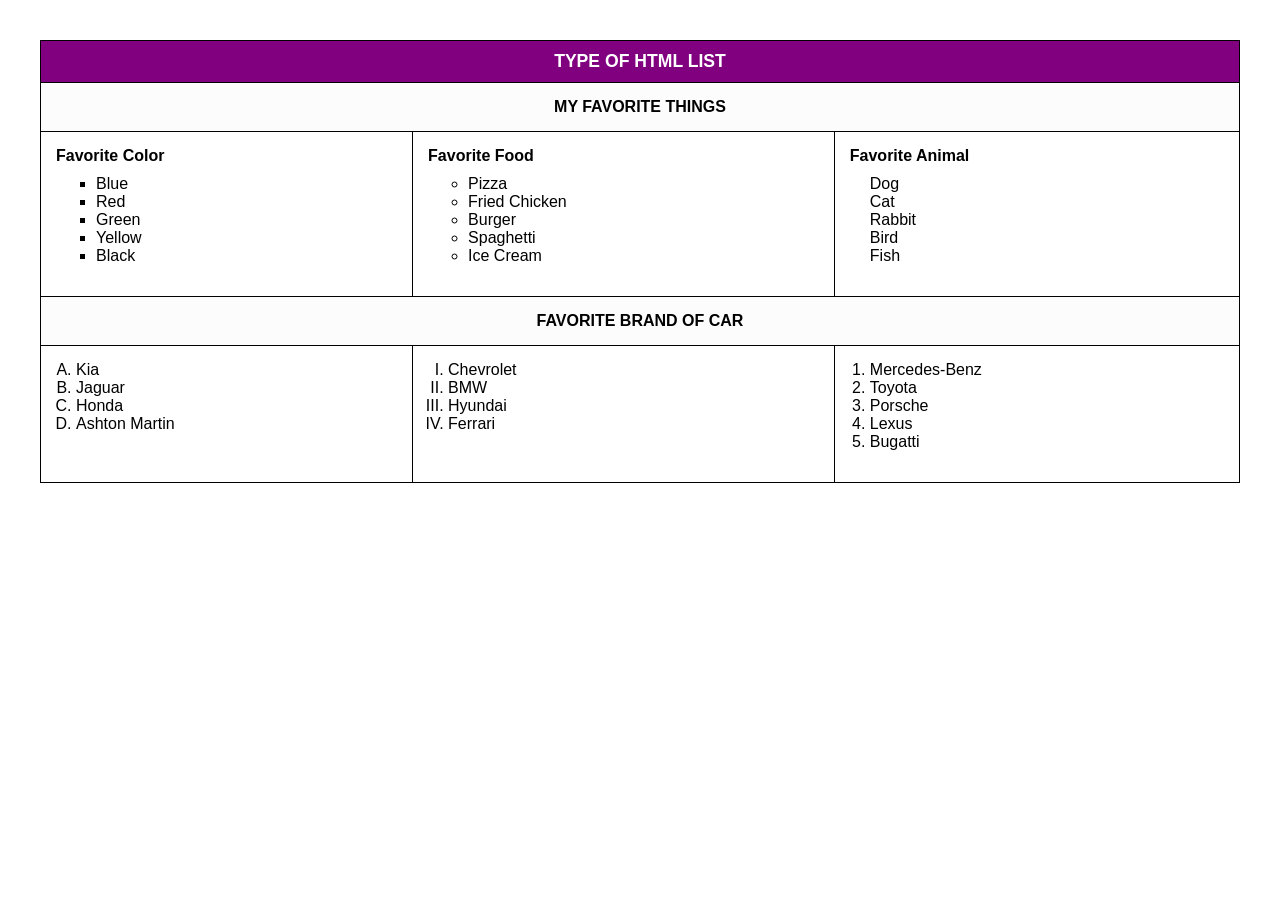
<file: activity7.html>
<!DOCTYPE html>
<html lang="en">
<head>
    <meta charset="UTF-8">
    <meta name="viewport" content="width=device-width, initial-scale=1.0">
    <title>HTML List Types Showcase</title>
    <style>
        body {
            font-family: Arial, sans-serif;
            margin: 40px;
        }
        table {
            width: 100%;
            border-collapse: collapse;
        }
        th, td {
            border: 1px solid black;
            padding: 15px;
            vertical-align: top;
        }
        .main-header {
            background-color: #800080; /* Purple */
            color: white;
            text-align: center;
            font-weight: bold;
            font-size: 1.1em;
            padding: 10px;
        }
        .section-header {
            text-align: center;
            font-weight: bold;
            text-transform: uppercase;
            background-color: #fcfcfc; /* Slight off-white to match the image feel */
        }
        .list-title {
            font-weight: bold;
            margin-bottom: 10px;
            display: block;
        }
        ul {
            margin-top: 0;
        }
        ol {
            margin-top: 0;
            padding-left: 20px;
        }
    </style>
</head>
<body>

    <table>
        <tr>
            <th colspan="3" class="main-header">TYPE OF HTML LIST</th>
        </tr>

        <tr>
            <td colspan="3" class="section-header">MY FAVORITE THINGS</td>
        </tr>
        <tr>
            <td>
                <span class="list-title">Favorite Color</span>
                <ul style="list-style-type: square;">
                    <li>Blue</li>
                    <li>Red</li>
                    <li>Green</li>
                    <li>Yellow</li>
                    <li>Black</li>
                </ul>
            </td>
            <td>
                <span class="list-title">Favorite Food</span>
                <ul style="list-style-type: circle;">
                    <li>Pizza</li>
                    <li>Fried Chicken</li>
                    <li>Burger</li>
                    <li>Spaghetti</li>
                    <li>Ice Cream</li>
                </ul>
            </td>
            <td>
                <span class="list-title">Favorite Animal</span>
                <ul style="list-style-type: none; padding-left: 20px;">
                    <li>Dog</li>
                    <li>Cat</li>
                    <li>Rabbit</li>
                    <li>Bird</li>
                    <li>Fish</li>
                </ul>
            </td>
        </tr>

        <tr>
            <td colspan="3" class="section-header">FAVORITE BRAND OF CAR</td>
        </tr>
        <tr>
            <td>
                <ol type="A">
                    <li>Kia</li>
                    <li>Jaguar</li>
                    <li>Honda</li>
                    <li>Ashton Martin</li>
                </ol>
            </td>
            <td>
                <ol type="I">
                    <li>Chevrolet</li>
                    <li>BMW</li>
                    <li>Hyundai</li>
                    <li>Ferrari</li>
                </ol>
            </td>
            <td>
                <ol type="1">
                    <li>Mercedes-Benz</li>
                    <li>Toyota</li>
                    <li>Porsche</li>
                    <li>Lexus</li>
                    <li>Bugatti</li>
                </ol>
            </td>
        </tr>
    </table>

</body>
</html>
</file>
<file: style.css>
/* 
================================================================
    DESIGN TOKENS (CSS VARIABLES)
================================================================
*/
:root {
    /* Colors - Modern Dark Theme */
    --color-bg-primary:    #0f0f11;
    --color-bg-secondary:  #16161a;
    --color-bg-tertiary:   #1e1e24;
    --color-accent-primary:#8b5cf6; /* Vibrant Purple */
    --color-accent-secondary:#a78bfa;
    --color-accent-glow:   #8b5cf640;
    --color-text-primary:  #f3f4f6;
    --color-text-secondary:#9ca3af;
    --color-text-muted:    #6b7280;
    --color-border:        #27272a;
    --color-success:       #10b981;

    /* Typography */
    --font-body: 'Inter', sans-serif;
    --font-heading: 'Poppins', sans-serif;

    /* Transitions */
    --transition-fast: 0.2s ease;
    --transition-base: 0.3s ease;
    --transition-slow: 0.5s ease;

    /* Z-index */
    --z-fixed: 1000;
    --z-modal: 2000;
}

/* 
================================================================
    MODERN CSS RESET
================================================================
*/
*, *::before, *::after {
    box-sizing: border-box;
    margin: 0;
    padding: 0;
}

html {
    font-size: 16px;
    scroll-behavior: auto; /* Handled by JS */
}

body {
    background-color: var(--color-bg-primary);
    color: var(--color-text-primary);
    font-family: var(--font-body);
    line-height: 1.75;
    overflow-x: hidden;
}

ul {
    list-style: none;
}

a {
    text-decoration: none;
    color: inherit;
    transition: var(--transition-fast);
}

img {
    max-width: 100%;
    display: block;
}

button {
    cursor: pointer;
    border: none;
    background: none;
    font-family: inherit;
    transition: var(--transition-fast);
}

/* 
================================================================
    SCROLLBAR STYLING
================================================================
*/
::-webkit-scrollbar {
    width: 8px;
}

::-webkit-scrollbar-track {
    background: var(--color-bg-primary);
}

::-webkit-scrollbar-thumb {
    background: var(--color-border);
    border-radius: 10px;
}

::-webkit-scrollbar-thumb:hover {
    background: var(--color-accent-primary);
}

::selection {
    background-color: var(--color-accent-primary);
    color: white;
}

/* 
================================================================
    UTILITY CLASSES
================================================================
*/
.container {
    max-width: 1100px;
    margin: 0 auto;
    padding: 0 1.5rem;
}

.section {
    padding: 5rem 0;
}

@media (min-width: 1024px) {
    .section {
        padding: 8rem 0;
    }
}

.section-label, .eyebrow {
    color: var(--color-accent-primary);
    text-transform: uppercase;
    font-size: 0.875rem;
    font-weight: 600;
    letter-spacing: 2px;
    margin-bottom: 1rem;
    display: flex;
    align-items: center;
    gap: 1rem;
}

.section-label::after, .eyebrow::after {
    content: '';
    width: 40px;
    height: 1px;
    background-color: var(--color-accent-primary);
}

.section-label.center, .eyebrow.center {
    justify-content: center;
}

.section-label.center::before, .eyebrow.center::before {
    content: '';
    width: 40px;
    height: 1px;
    background-color: var(--color-accent-primary);
}

.section-title {
    font-family: var(--font-heading);
    font-size: clamp(2rem, 5vw, 3rem);
    margin-bottom: 2.5rem;
    color: var(--color-text-primary);
    line-height: 1.2;
}

.section-title.center {
    text-align: center;
}

.section-subtitle {
    color: var(--color-text-secondary);
    max-width: 600px;
    margin: -1.5rem auto 3rem;
    font-size: 1.125rem;
}

.section-subtitle.center {
    text-align: center;
}

/* 
================================================================
    BUTTON STYLES
================================================================
*/
.btn--primary {
    background: var(--color-accent-primary);
    color: #fff;
    padding: 0.85rem 2rem;
    border-radius: 0.5rem;
    font-weight: 600;
    display: inline-flex;
    align-items: center;
    justify-content: center;
    border: 1px solid var(--color-accent-primary);
}

.btn--primary:hover {
    background: var(--color-accent-secondary);
    border-color: var(--color-accent-secondary);
    box-shadow: 0 0 20px var(--color-accent-glow);
    transform: translateY(-2px);
}

.btn--outline {
    background: transparent;
    border: 1px solid var(--color-accent-primary);
    color: var(--color-accent-primary);
    padding: 0.85rem 2rem;
    border-radius: 0.5rem;
    font-weight: 600;
    display: inline-flex;
    align-items: center;
    justify-content: center;
}

.btn--outline:hover {
    background: var(--color-accent-primary);
    color: #fff;
    transform: translateY(-2px);
}

/* 
================================================================
    CURSOR GLOW
================================================================
*/
.cursor-glow {
    position: fixed;
    top: 0;
    left: 0;
    width: 400px;
    height: 400px;
    background: radial-gradient(circle, var(--color-accent-glow) 0%, transparent 70%);
    border-radius: 50%;
    pointer-events: none;
    z-index: -1;
    transform: translate(-50%, -50%);
    transition: opacity 0.3s ease;
    opacity: 0;
}

body.loaded .cursor-glow {
    opacity: 1;
}

/* 
================================================================
    HEADER / NAVIGATION
================================================================
*/
.header {
    position: sticky;
    top: 0;
    width: 100%;
    z-index: var(--z-fixed);
    transition: var(--transition-base);
    background: transparent;
}

.header.nav--scrolled {
    background: rgba(15, 15, 17, 0.85);
    backdrop-filter: blur(12px);
    border-bottom: 1px solid var(--color-border);
}

.nav {
    height: 5rem;
    display: flex;
    justify-content: space-between;
    align-items: center;
}

.nav__logo {
    font-family: var(--font-heading);
    font-size: 1.5rem;
    font-weight: 700;
    z-index: var(--z-modal);
}

.nav__logo span {
    color: var(--color-accent-primary);
}

.nav__menu {
    display: flex;
    align-items: center;
    gap: 3rem;
}

@media (max-width: 1023px) {
    .nav__menu {
        display: none;
    }
}

.nav__list {
    display: flex;
    gap: 2.5rem;
}

.nav__link {
    font-weight: 500;
    color: var(--color-text-secondary);
    position: relative;
}

.nav__link:hover,
.nav__link.active {
    color: var(--color-accent-secondary);
}

.nav__link::after {
    content: '';
    position: absolute;
    bottom: -5px;
    left: 0;
    width: 0;
    height: 2px;
    background-color: var(--color-accent-secondary);
    transition: var(--transition-base);
}

.nav__link.active::after {
    width: 100%;
}

/* Hamburger Styles */
.hamburger {
    display: none;
    flex-direction: column;
    gap: 6px;
    z-index: var(--z-modal);
    padding: 10px;
}

@media (max-width: 1023px) {
    .hamburger {
        display: flex;
    }
}

.hamburger__bar {
    width: 28px;
    height: 2px;
    background-color: var(--color-text-primary);
    transition: var(--transition-base);
}

/* Mobile Menu Overlay */
.mobile-menu {
    position: fixed;
    top: 0;
    left: 0;
    width: 100%;
    height: 100vh;
    background-color: var(--color-bg-primary);
    z-index: var(--z-fixed);
    display: flex;
    align-items: center;
    justify-content: center;
    opacity: 0;
    visibility: hidden;
    transition: var(--transition-slow);
}

.mobile-menu.menu--open {
    opacity: 1;
    visibility: visible;
}

.mobile-menu__list {
    display: flex;
    flex-direction: column;
    align-items: center;
    gap: 2.5rem;
}

.mobile-menu__link {
    font-size: 2rem;
    font-family: var(--font-heading);
    font-weight: 700;
    color: var(--color-text-primary);
}

.mobile-menu__link:hover {
    color: var(--color-accent-primary);
}

/* Hamburger Animation */
.menu--open .hamburger__bar:nth-child(1) {
    transform: translateY(8px) rotate(45deg);
}
.menu--open .hamburger__bar:nth-child(2) {
    opacity: 0;
}
.menu--open .hamburger__bar:nth-child(3) {
    transform: translateY(-8px) rotate(-45deg);
}

/* 
================================================================
    HERO SECTION
================================================================
*/
.hero {
    min-height: 100vh;
    display: flex;
    align-items: center;
    position: relative;
    overflow: hidden;
    padding: 6rem 0;
}

.hero__bg {
    position: absolute;
    top: 0;
    left: 0;
    width: 100%;
    height: 100%;
    z-index: -1;
}

.hero__orb {
    position: absolute;
    top: 10%;
    right: -5%;
    width: 600px;
    height: 600px;
    background: var(--color-accent-glow);
    border-radius: 50%;
    filter: blur(120px);
    animation: orb-float 25s infinite alternate ease-in-out;
}

.hero__dots {
    position: absolute;
    top: 0;
    left: 0;
    width: 100%;
    height: 100%;
    background-image: radial-gradient(var(--color-border) 1px, transparent 1px);
    background-size: 40px 40px;
    opacity: 0.2;
}

.hero__grid {
    display: grid;
    gap: 4rem;
    align-items: center;
}

@media (min-width: 1024px) {
    .hero__grid {
        grid-template-columns: 1.2fr 1fr;
    }
}

.hero__badge {
    display: inline-flex;
    align-items: center;
    gap: 0.5rem;
    background-color: var(--color-bg-secondary);
    padding: 0.5rem 1rem;
    border-radius: 999px;
    border: 1px solid var(--color-border);
    font-size: 0.875rem;
    font-weight: 500;
    margin-bottom: 2rem;
}

.hero__badge-dot {
    width: 8px;
    height: 8px;
    background-color: var(--color-success);
    border-radius: 50%;
    position: relative;
}

.hero__badge-dot::after {
    content: '';
    position: absolute;
    top: 0;
    left: 0;
    width: 100%;
    height: 100%;
    background-color: var(--color-success);
    border-radius: 50%;
    animation: pulse 2s infinite;
}

.hero__title {
    font-family: var(--font-heading);
    font-size: clamp(2.5rem, 6vw, 4.5rem);
    line-height: 1.1;
    margin-bottom: 1.5rem;
    background: linear-gradient(135deg, var(--color-text-primary) 50%, var(--color-accent-primary));
    -webkit-background-clip: text;
    -webkit-text-fill-color: transparent;
}

.hero__subtitle {
    font-size: 1.25rem;
    color: var(--color-text-secondary);
    max-width: 550px;
    margin-bottom: 2.5rem;
}

.hero__btns {
    display: flex;
    flex-wrap: wrap;
    gap: 1.5rem;
    margin-bottom: 3rem;
}

.hero__socials {
    display: flex;
    gap: 1.5rem;
}

.hero__social-link {
    color: var(--color-text-muted);
    transition: var(--transition-base);
}

.hero__social-link:hover {
    color: var(--color-accent-primary);
    transform: translateY(-3px);
}

.hero__image-wrapper {
    display: flex;
    justify-content: center;
    align-items: center;
    overflow: visible; /* Allow glows and dots to spread */
}

.hero__image-container {
    position: relative;
    width: 100%;
    max-width: 400px;
    aspect-ratio: 1 / 1;
    display: flex;
    align-items: center;
    justify-content: center;
    animation: hero-float 6s ease-in-out infinite;
    transition: var(--transition-base);
}

/* 3D Floating Bobbing Animation */
@keyframes hero-float {
    0%, 100% { transform: translateY(0); }
    50% { transform: translateY(-20px); }
}

/* Animated Gradient Border (The Ring) */
.hero__image-container::before {
    content: '';
    position: absolute;
    inset: -8px;
    border-radius: 50%;
    background: conic-gradient(
        from 0deg,
        var(--color-accent-primary),
        var(--color-accent-secondary),
        #6d28d9,
        var(--color-accent-primary)
    );
    animation: hero-rotate 4s linear infinite;
    z-index: -1;
    filter: blur(2px);
}

@keyframes hero-rotate {
    100% { transform: rotate(360deg); }
}

/* Glassmorphism Halo Layer */
.hero__image-glow {
    position: absolute;
    inset: -20px;
    border-radius: 50%;
    background: var(--color-accent-glow);
    backdrop-filter: blur(10px);
    -webkit-backdrop-filter: blur(10px);
    z-index: -2;
    opacity: 0.6;
    transition: var(--transition-base);
}

/* Inner Container for Image Clipping */
.hero__image-inner {
    width: 100%;
    height: 100%;
    border-radius: 50%;
    overflow: hidden;
    background-color: var(--color-bg-secondary);
    border: 4px solid var(--color-bg-primary); /* High-contrast separator */
    position: relative;
    z-index: 1;
}

.hero__img {
    width: 100%;
    height: 100%;
    object-fit: cover;
    transition: transform var(--transition-slow);
}

/* Decorative Accent Dots */
.hero__image-dot {
    position: absolute;
    width: 12px;
    height: 12px;
    background-color: var(--color-accent-primary);
    border-radius: 50%;
    z-index: 2;
    box-shadow: 0 0 15px var(--color-accent-primary);
    animation: hero-orbit 8s linear infinite;
}

.hero__image-dot--1 { top: 10%; right: 10%; animation-duration: 6s; }
.hero__image-dot--2 { bottom: 15%; left: 5%; animation-duration: 9s; animation-direction: reverse; }
.hero__image-dot--3 { top: 50%; right: -5%; animation-duration: 12s; }

@keyframes hero-orbit {
    0% { transform: rotate(0deg) translateX(20px) rotate(0deg); }
    100% { transform: rotate(360deg) translateX(20px) rotate(-360deg); }
}

/* Hover Interactions */
.hero__image-container:hover {
    animation-play-state: paused;
}

.hero__image-container:hover .hero__img {
    transform: scale(1.08);
}

.hero__image-container:hover .hero__image-glow {
    opacity: 1;
    inset: -30px;
}

/* Responsive Adjustments */
@media (max-width: 768px) {
    .hero__image-container {
        max-width: 280px;
    }
    
    .hero__image-dot {
        width: 8px;
        height: 8px;
    }
}

/* 
================================================================
    ABOUT SECTION
================================================================
*/
.about__container {
    display: grid;
    gap: 4rem;
    align-items: center;
}

@media (min-width: 1024px) {
    .about__container {
        grid-template-columns: 1fr 1.2fr;
    }
}

.about__img-wrapper {
    position: relative;
    width: 100%;
    margin: 0 auto;
}

/* Featured Projects Surgical Styling */
.featured-projects {
    width: 100%;
}

.featured-projects__title {
    font-family: var(--font-heading);
    font-size: 1.5rem;
    font-weight: 700;
    color: var(--color-text-primary);
    margin-bottom: 1.5rem;
}

.featured-projects__grid {
    display: grid;
    grid-template-columns: 1fr;
    gap: 1.5rem;
}

@media (min-width: 640px) {
    .featured-projects__grid {
        grid-template-columns: repeat(2, 1fr);
    }
}

.project-card-mini {
    background-color: var(--color-bg-secondary);
    border: 1px solid var(--color-accent-primary);
    border-radius: 12px;
    width: 100%;
    min-width: 280px;
    padding: 0;
    display: flex;
    flex-direction: column;
    overflow: hidden;
    cursor: pointer;
    transition: box-shadow 0.35s ease, border-color 0.35s ease;
}

.project-card-mini:hover {
    box-shadow: 0 0 0 2px var(--color-accent-primary), 0 8px 24px rgba(0, 0, 0, 0.4);
    border-color: var(--color-accent-secondary);
}

.card-image-wrapper {
    position: relative;
    width: 100%;
    height: 220px;
    overflow: hidden;
}

@media (max-width: 768px) {
    .card-image-wrapper {
        height: 180px;
    }
}

.project-card-mini__img {
    width: 100%;
    height: 100%;
    object-fit: cover;
    display: block;
    transition: transform 0.35s ease;
}

.project-card-mini:hover .project-card-mini__img {
    transform: scale(1.04);
}

.project-card-mini__desc {
    position: absolute;
    bottom: 0;
    left: 0;
    right: 0;
    padding: 1.25rem;
    background: linear-gradient(to top, rgba(0, 0, 0, 0.92) 0%, rgba(0, 0, 0, 0.5) 60%, transparent 100%);
    color: #ffffff;
    font-size: 0.88rem;
    line-height: 1.6;
    margin: 0;
    opacity: 0;
    transform: translateY(12px);
    transition: opacity 0.35s ease, transform 0.35s ease;
    pointer-events: none;
}

.project-card-mini:hover .project-card-mini__desc {
    opacity: 1;
    transform: translateY(0);
}

.project-card-mini__content {
    padding: 0 1rem 1rem 1rem;
}

.project-card-mini__title {
    font-family: var(--font-heading);
    font-size: 1.1rem;
    font-weight: 600;
    color: var(--color-text-primary);
    margin-top: 0.85rem;
    margin-bottom: 0;
    line-height: 1.3;
}

.about__text p {
    margin-bottom: 1.5rem;
    color: var(--color-text-secondary);
    font-size: 1.125rem;
}

.about__stats {
    display: grid;
    grid-template-columns: repeat(2, 1fr);
    gap: 2.5rem;
    margin-top: 3rem;
    margin-bottom: 3rem;
}

.about__stat {
    display: flex;
    flex-direction: column;
}

.about__stat-num {
    font-family: var(--font-heading);
    font-size: 2.5rem;
    font-weight: 700;
    color: var(--color-accent-primary);
}

.about__stat-label {
    font-size: 0.9375rem;
    color: var(--color-text-muted);
}

.about__link {
    display: inline-flex;
    align-items: center;
    gap: 0.75rem;
    color: var(--color-accent-primary);
    font-weight: 600;
    font-size: 1.125rem;
}

.about__link span {
    transition: var(--transition-base);
}

.about__link:hover span {
    transform: translateX(8px);
}

/* 
================================================================
    SKILLS SECTION
================================================================
*/
.skills__grid {
    display: grid;
    gap: 2.5rem;
}

@media (min-width: 1024px) {
    .skills__grid {
        grid-template-columns: repeat(3, 1fr);
    }
}

.skills__card {
    background-color: var(--color-bg-secondary);
    border: 1px solid var(--color-border);
    border-radius: 1.5rem;
    padding: 3rem;
    transition: var(--transition-base);
}

.skills__card:hover {
    border-color: var(--color-accent-primary);
    box-shadow: 0 10px 30px var(--color-accent-glow);
    transform: translateY(-5px);
}

.skills__icon {
    color: var(--color-accent-primary);
    margin-bottom: 2rem;
}

.skills__card-title {
    font-family: var(--font-heading);
    font-size: 1.5rem;
    font-weight: 700;
    margin-bottom: 2rem;
}

.skills__tags {
    display: flex;
    flex-wrap: wrap;
    gap: 0.875rem;
}

.skill-tag {
    background-color: var(--color-bg-tertiary);
    border: 1px solid var(--color-border);
    padding: 0.5rem 1.25rem;
    border-radius: 999px;
    font-size: 0.875rem;
    transition: var(--transition-fast);
}

.skill-tag:hover {
    background-color: var(--color-accent-primary);
    border-color: var(--color-accent-primary);
    color: white;
}

/* 
================================================================
    WORK SECTION
================================================================
*/
.work__grid {
    display: grid;
    gap: 2rem;
}

@media (min-width: 768px) {
    .work__grid {
        grid-template-columns: repeat(2, 1fr);
    }
}

@media (min-width: 1024px) {
    .work__grid {
        grid-template-columns: repeat(3, 1fr);
    }
}

.work-card {
    background-color: var(--color-bg-secondary);
    border: 1px solid var(--color-border);
    border-radius: 1.5rem;
    overflow: hidden;
    display: flex;
    flex-direction: column;
    transition: var(--transition-base);
}

.work-card:hover {
    transform: translateY(-10px);
    box-shadow: 0 20px 40px rgba(0, 0, 0, 0.4);
    border-color: var(--color-accent-primary);
}

.work-card__figure {
    overflow: hidden;
    aspect-ratio: 16 / 9;
}

.work-card__img {
    width: 100%;
    height: 100%;
    object-fit: cover;
    transition: transform 0.5s ease;
}

.work-card:hover .work-card__img {
    transform: scale(1.05);
}

.work-card__body {
    padding: 2rem;
    flex: 1;
    display: flex;
    flex-direction: column;
    gap: 1rem;
}

.work-card__title {
    font-family: var(--font-heading);
    font-size: 1.25rem;
    font-weight: 700;
}

.work-card__desc {
    font-size: 0.9375rem;
    color: var(--color-text-secondary);
    line-height: 1.6;
}

.work-card__btn {
    margin-top: auto;
    width: 100%;
}

/* 
================================================================
    FOOTER
================================================================
*/
.footer {
    background-color: var(--color-bg-secondary);
    border-top: 1px solid var(--color-border);
}

.footer__top {
    text-align: center;
    padding: 6rem 0 3rem;
}

.footer__title {
    font-family: var(--font-heading);
    font-size: clamp(2rem, 5vw, 3.5rem);
    margin-bottom: 1.5rem;
    line-height: 1.2;
}

.footer__subtitle {
    color: var(--color-text-secondary);
    max-width: 600px;
    margin: 0 auto 3rem;
    font-size: 1.125rem;
}

.footer__divider {
    border: none;
    height: 1px;
    background-color: var(--color-border);
    margin: 0;
}

.footer__bottom {
    display: flex;
    flex-direction: column;
    align-items: center;
    gap: 1.5rem;
    padding: 2rem 0;
}

@media (min-width: 768px) {
    .footer__bottom {
        flex-direction: row;
        justify-content: space-between;
    }
}

.footer__copy {
    color: var(--color-text-muted);
    font-size: 0.875rem;
}

.footer__socials {
    display: flex;
    gap: 1.5rem;
}

.footer__social-link {
    color: var(--color-text-muted);
    transition: var(--transition-base);
}

.footer__social-link:hover {
    color: var(--color-accent-primary);
}

/* 
================================================================
    ANIMATIONS
================================================================
*/
@keyframes orb-float {
    0% { transform: translate(0, 0) scale(1); }
    100% { transform: translate(-80px, 80px) scale(1.1); }
}

@keyframes pulse {
    0% { transform: scale(1); opacity: 0.8; }
    70% { transform: scale(2.5); opacity: 0; }
    100% { transform: scale(1); opacity: 0; }
}

@keyframes floating {
    0%, 100% { transform: translateY(0); }
    50% { transform: translateY(-20px); }
}

/* Scroll Reveal Initial States */
[data-reveal] {
    opacity: 0;
    transition: transform 0.8s cubic-bezier(0.16, 1, 0.3, 1), opacity 0.8s ease;
}

/* Hero Section specific reveal */
.hero [data-reveal] {
    transform: translateY(30px);
}

body.loaded .hero [data-reveal] {
    opacity: 1;
    transform: translateY(0);
}
</file>
<file: style1.css>
/* Sets the default font for the whole page */
body {
    font-family: Arial, sans-serif;
    background-color: #ffffff; 
    color: #000000; 
}

/* This box holds everything and centers it perfectly */
.activity-container {
    text-align: center; 
    margin-top: 40px; 
    padding: 20px;
}

/* Styles for the titles to look like the serif font in the image */
h1, h2 {
    font-family: "Times New Roman", Times, serif;
    margin-top: 10px;
    margin-bottom: 10px;
}

/* Styles the small broken image icon area */
.tiny-image {
    width: 20px; 
    height: 20px;
    margin-bottom: 10px;
}

/* Makes the author's name red, bold, and italic */
.author-name {
    color: red;
    font-style: italic;
    font-weight: bold;
    font-size: 1.2em; 
    font-family: "Times New Roman", Times, serif;
    margin-top: 20px;
    margin-bottom: 30px;
}

/* Styles the actual poem text */
.poem-content p {
    font-weight: bold; /* Makes all the poem text bold */
    line-height: 1.5; /* Gives a little breathing room between lines */
    margin-bottom: 25px; /* Creates the big gaps between the stanzas */
}
</file>
